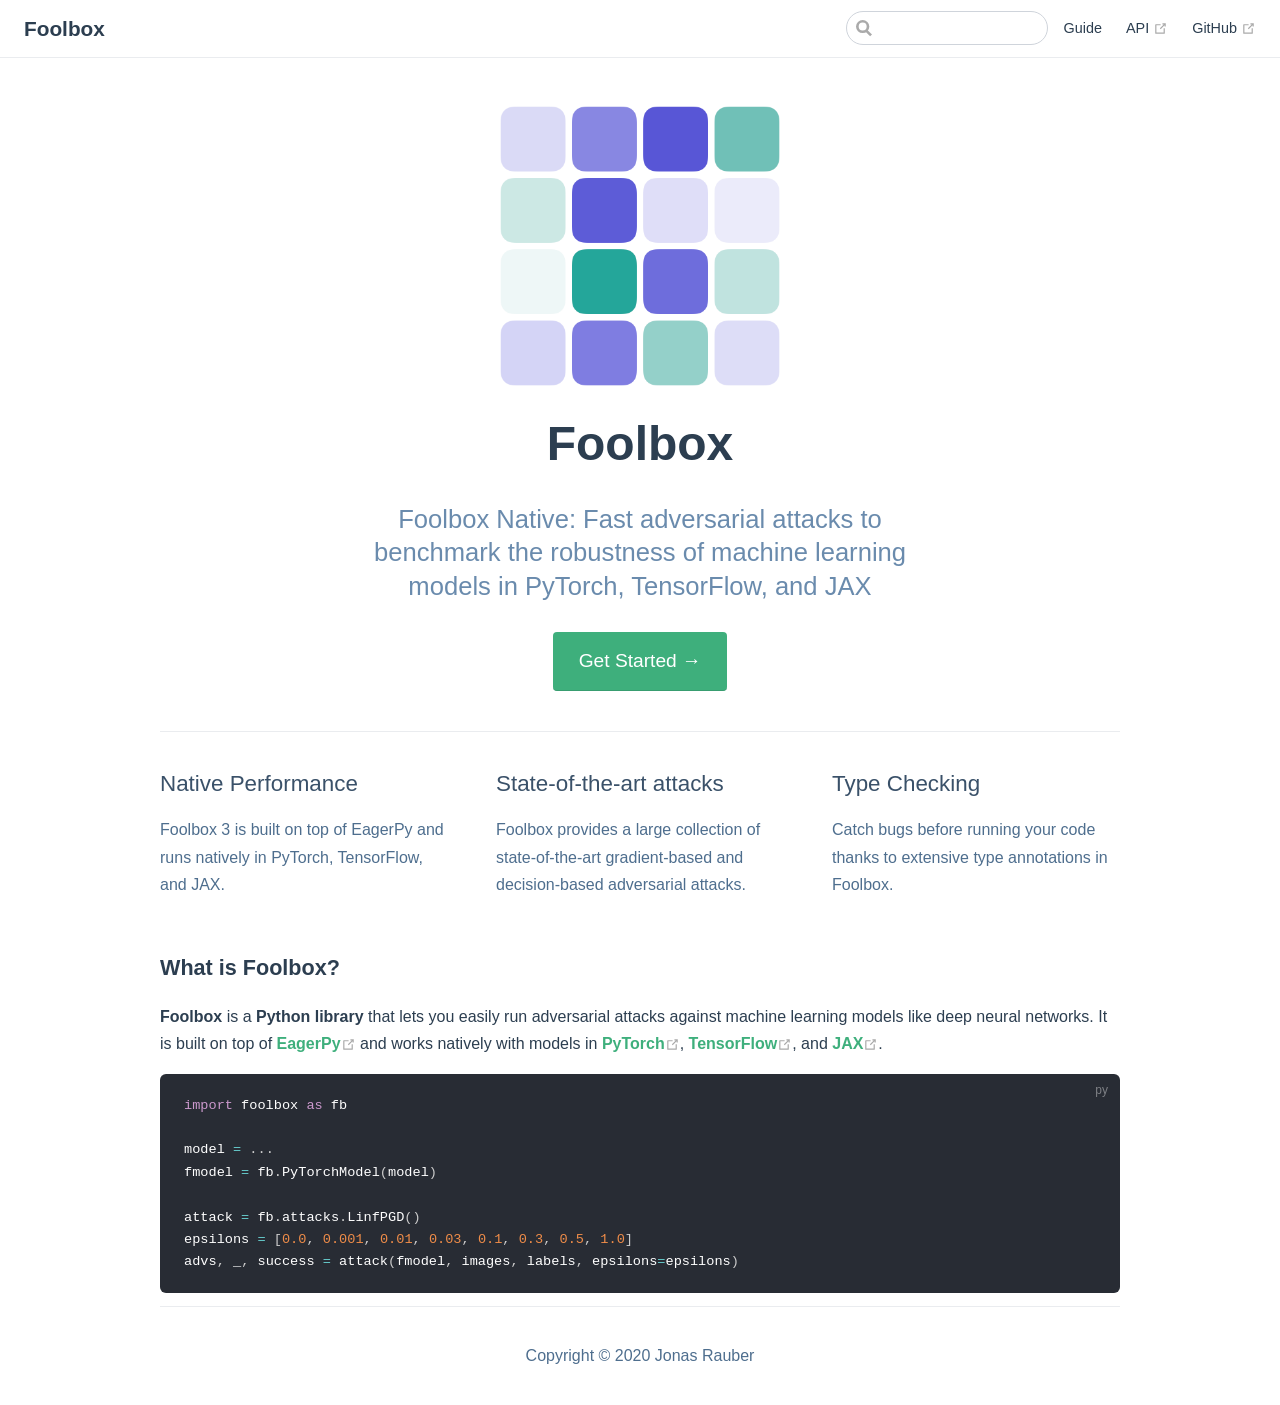
<file: index.html>
<!DOCTYPE html>
<html lang="en-US">
  <head>
    <meta charset="utf-8">
    <meta name="viewport" content="width=device-width,initial-scale=1">
    <title>Foolbox</title>
    <meta name="generator" content="VuePress 1.5.4">
    
    <meta name="description" content="A Python toolbox to create adversarial examples that fool neural networks in PyTorch, TensorFlow, and JAX">
    <link rel="preload" href="/assets/css/0.styles.d7d4b9a3.css" as="style"><link rel="preload" href="/assets/js/app.8616e2fd.js" as="script"><link rel="preload" href="/assets/js/2.ff8fd238.js" as="script"><link rel="preload" href="/assets/js/5.79ada2f3.js" as="script"><link rel="prefetch" href="/assets/js/10.41a20fec.js"><link rel="prefetch" href="/assets/js/3.6e3e6391.js"><link rel="prefetch" href="/assets/js/4.a37a637c.js"><link rel="prefetch" href="/assets/js/6.1bf34ae7.js"><link rel="prefetch" href="/assets/js/7.160b17f9.js"><link rel="prefetch" href="/assets/js/8.96b00dde.js"><link rel="prefetch" href="/assets/js/9.9b1a9af6.js">
    <link rel="stylesheet" href="/assets/css/0.styles.d7d4b9a3.css">
  </head>
  <body>
    <div id="app" data-server-rendered="true"><div class="theme-container no-sidebar"><header class="navbar"><div class="sidebar-button"><svg xmlns="http://www.w3.org/2000/svg" aria-hidden="true" role="img" viewBox="0 0 448 512" class="icon"><path fill="currentColor" d="M436 124H12c-6.627 0-12-5.373-12-12V80c0-6.627 5.373-12 12-12h424c6.627 0 12 5.373 12 12v32c0 6.627-5.373 12-12 12zm0 160H12c-6.627 0-12-5.373-12-12v-32c0-6.627 5.373-12 12-12h424c6.627 0 12 5.373 12 12v32c0 6.627-5.373 12-12 12zm0 160H12c-6.627 0-12-5.373-12-12v-32c0-6.627 5.373-12 12-12h424c6.627 0 12 5.373 12 12v32c0 6.627-5.373 12-12 12z"></path></svg></div> <a href="/" aria-current="page" class="home-link router-link-exact-active router-link-active"><!----> <span class="site-name">Foolbox</span></a> <div class="links"><div class="search-box"><input aria-label="Search" autocomplete="off" spellcheck="false" value=""> <!----></div> <nav class="nav-links can-hide"><div class="nav-item"><a href="/guide/" class="nav-link">
  Guide
</a></div><div class="nav-item"><a href="https://foolbox.readthedocs.io/en/stable/" target="_blank" rel="noopener noreferrer" class="nav-link external">
  API
  <svg xmlns="http://www.w3.org/2000/svg" aria-hidden="true" x="0px" y="0px" viewBox="0 0 100 100" width="15" height="15" class="icon outbound"><path fill="currentColor" d="M18.8,85.1h56l0,0c2.2,0,4-1.8,4-4v-32h-8v28h-48v-48h28v-8h-32l0,0c-2.2,0-4,1.8-4,4v56C14.8,83.3,16.6,85.1,18.8,85.1z"></path> <polygon fill="currentColor" points="45.7,48.7 51.3,54.3 77.2,28.5 77.2,37.2 85.2,37.2 85.2,14.9 62.8,14.9 62.8,22.9 71.5,22.9"></polygon></svg></a></div><div class="nav-item"><a href="https://github.com/bethgelab/foolbox" target="_blank" rel="noopener noreferrer" class="nav-link external">
  GitHub
  <svg xmlns="http://www.w3.org/2000/svg" aria-hidden="true" x="0px" y="0px" viewBox="0 0 100 100" width="15" height="15" class="icon outbound"><path fill="currentColor" d="M18.8,85.1h56l0,0c2.2,0,4-1.8,4-4v-32h-8v28h-48v-48h28v-8h-32l0,0c-2.2,0-4,1.8-4,4v56C14.8,83.3,16.6,85.1,18.8,85.1z"></path> <polygon fill="currentColor" points="45.7,48.7 51.3,54.3 77.2,28.5 77.2,37.2 85.2,37.2 85.2,14.9 62.8,14.9 62.8,22.9 71.5,22.9"></polygon></svg></a></div> <!----></nav></div></header> <div class="sidebar-mask"></div> <aside class="sidebar"><nav class="nav-links"><div class="nav-item"><a href="/guide/" class="nav-link">
  Guide
</a></div><div class="nav-item"><a href="https://foolbox.readthedocs.io/en/stable/" target="_blank" rel="noopener noreferrer" class="nav-link external">
  API
  <svg xmlns="http://www.w3.org/2000/svg" aria-hidden="true" x="0px" y="0px" viewBox="0 0 100 100" width="15" height="15" class="icon outbound"><path fill="currentColor" d="M18.8,85.1h56l0,0c2.2,0,4-1.8,4-4v-32h-8v28h-48v-48h28v-8h-32l0,0c-2.2,0-4,1.8-4,4v56C14.8,83.3,16.6,85.1,18.8,85.1z"></path> <polygon fill="currentColor" points="45.7,48.7 51.3,54.3 77.2,28.5 77.2,37.2 85.2,37.2 85.2,14.9 62.8,14.9 62.8,22.9 71.5,22.9"></polygon></svg></a></div><div class="nav-item"><a href="https://github.com/bethgelab/foolbox" target="_blank" rel="noopener noreferrer" class="nav-link external">
  GitHub
  <svg xmlns="http://www.w3.org/2000/svg" aria-hidden="true" x="0px" y="0px" viewBox="0 0 100 100" width="15" height="15" class="icon outbound"><path fill="currentColor" d="M18.8,85.1h56l0,0c2.2,0,4-1.8,4-4v-32h-8v28h-48v-48h28v-8h-32l0,0c-2.2,0-4,1.8-4,4v56C14.8,83.3,16.6,85.1,18.8,85.1z"></path> <polygon fill="currentColor" points="45.7,48.7 51.3,54.3 77.2,28.5 77.2,37.2 85.2,37.2 85.2,14.9 62.8,14.9 62.8,22.9 71.5,22.9"></polygon></svg></a></div> <!----></nav>  <ul class="sidebar-links"><li><section class="sidebar-group depth-0"><p class="sidebar-heading open"><span>Guide</span> <!----></p> <ul class="sidebar-links sidebar-group-items"><li><a href="/guide/" class="sidebar-link">Introduction</a></li><li><a href="/guide/getting-started.html" class="sidebar-link">Getting Started</a></li><li><a href="/guide/examples.html" class="sidebar-link">Examples</a></li><li><a href="/guide/development.html" class="sidebar-link">Development</a></li><li><a href="/guide/adding_attacks.html" class="sidebar-link">Adding Adversarial Attacks</a></li></ul></section></li></ul> </aside> <main aria-labelledby="main-title" class="home"><header class="hero"><img src="/logo.png" alt="hero"> <h1 id="main-title">
      Foolbox
    </h1> <p class="description">
      Foolbox Native: Fast adversarial attacks to benchmark the robustness of machine learning models in PyTorch, TensorFlow, and JAX
    </p> <p class="action"><a href="/guide/" class="nav-link action-button">
  Get Started →
</a></p></header> <div class="features"><div class="feature"><h2>Native Performance</h2> <p>Foolbox 3 is built on top of EagerPy and runs natively in PyTorch, TensorFlow, and JAX.</p></div><div class="feature"><h2>State-of-the-art attacks</h2> <p>Foolbox provides a large collection of state-of-the-art gradient-based and decision-based adversarial attacks.</p></div><div class="feature"><h2>Type Checking</h2> <p>Catch bugs before running your code thanks to extensive type annotations in Foolbox.</p></div></div> <div class="theme-default-content custom content__default"><h3 id="what-is-foolbox"><a href="#what-is-foolbox" class="header-anchor">#</a> What is Foolbox?</h3> <p><strong>Foolbox</strong> is a <strong>Python library</strong> that lets you easily run adversarial attacks against machine learning models like deep neural networks. It is built on top of <a href="https://eagerpy.jonasrauber.de" target="_blank" rel="noopener noreferrer"><strong>EagerPy</strong><svg xmlns="http://www.w3.org/2000/svg" aria-hidden="true" x="0px" y="0px" viewBox="0 0 100 100" width="15" height="15" class="icon outbound"><path fill="currentColor" d="M18.8,85.1h56l0,0c2.2,0,4-1.8,4-4v-32h-8v28h-48v-48h28v-8h-32l0,0c-2.2,0-4,1.8-4,4v56C14.8,83.3,16.6,85.1,18.8,85.1z"></path> <polygon fill="currentColor" points="45.7,48.7 51.3,54.3 77.2,28.5 77.2,37.2 85.2,37.2 85.2,14.9 62.8,14.9 62.8,22.9 71.5,22.9"></polygon></svg></a> and works natively with models in <a href="https://pytorch.org" target="_blank" rel="noopener noreferrer"><strong>PyTorch</strong><svg xmlns="http://www.w3.org/2000/svg" aria-hidden="true" x="0px" y="0px" viewBox="0 0 100 100" width="15" height="15" class="icon outbound"><path fill="currentColor" d="M18.8,85.1h56l0,0c2.2,0,4-1.8,4-4v-32h-8v28h-48v-48h28v-8h-32l0,0c-2.2,0-4,1.8-4,4v56C14.8,83.3,16.6,85.1,18.8,85.1z"></path> <polygon fill="currentColor" points="45.7,48.7 51.3,54.3 77.2,28.5 77.2,37.2 85.2,37.2 85.2,14.9 62.8,14.9 62.8,22.9 71.5,22.9"></polygon></svg></a>, <a href="https://www.tensorflow.org" target="_blank" rel="noopener noreferrer"><strong>TensorFlow</strong><svg xmlns="http://www.w3.org/2000/svg" aria-hidden="true" x="0px" y="0px" viewBox="0 0 100 100" width="15" height="15" class="icon outbound"><path fill="currentColor" d="M18.8,85.1h56l0,0c2.2,0,4-1.8,4-4v-32h-8v28h-48v-48h28v-8h-32l0,0c-2.2,0-4,1.8-4,4v56C14.8,83.3,16.6,85.1,18.8,85.1z"></path> <polygon fill="currentColor" points="45.7,48.7 51.3,54.3 77.2,28.5 77.2,37.2 85.2,37.2 85.2,14.9 62.8,14.9 62.8,22.9 71.5,22.9"></polygon></svg></a>, and <a href="https://github.com/google/jax" target="_blank" rel="noopener noreferrer"><strong>JAX</strong><svg xmlns="http://www.w3.org/2000/svg" aria-hidden="true" x="0px" y="0px" viewBox="0 0 100 100" width="15" height="15" class="icon outbound"><path fill="currentColor" d="M18.8,85.1h56l0,0c2.2,0,4-1.8,4-4v-32h-8v28h-48v-48h28v-8h-32l0,0c-2.2,0-4,1.8-4,4v56C14.8,83.3,16.6,85.1,18.8,85.1z"></path> <polygon fill="currentColor" points="45.7,48.7 51.3,54.3 77.2,28.5 77.2,37.2 85.2,37.2 85.2,14.9 62.8,14.9 62.8,22.9 71.5,22.9"></polygon></svg></a>.</p> <div class="language-python extra-class"><pre class="language-python"><code><span class="token keyword">import</span> foolbox <span class="token keyword">as</span> fb

model <span class="token operator">=</span> <span class="token punctuation">.</span><span class="token punctuation">.</span><span class="token punctuation">.</span>
fmodel <span class="token operator">=</span> fb<span class="token punctuation">.</span>PyTorchModel<span class="token punctuation">(</span>model<span class="token punctuation">)</span>

attack <span class="token operator">=</span> fb<span class="token punctuation">.</span>attacks<span class="token punctuation">.</span>LinfPGD<span class="token punctuation">(</span><span class="token punctuation">)</span>
epsilons <span class="token operator">=</span> <span class="token punctuation">[</span><span class="token number">0.0</span><span class="token punctuation">,</span> <span class="token number">0.001</span><span class="token punctuation">,</span> <span class="token number">0.01</span><span class="token punctuation">,</span> <span class="token number">0.03</span><span class="token punctuation">,</span> <span class="token number">0.1</span><span class="token punctuation">,</span> <span class="token number">0.3</span><span class="token punctuation">,</span> <span class="token number">0.5</span><span class="token punctuation">,</span> <span class="token number">1.0</span><span class="token punctuation">]</span>
advs<span class="token punctuation">,</span> _<span class="token punctuation">,</span> success <span class="token operator">=</span> attack<span class="token punctuation">(</span>fmodel<span class="token punctuation">,</span> images<span class="token punctuation">,</span> labels<span class="token punctuation">,</span> epsilons<span class="token operator">=</span>epsilons<span class="token punctuation">)</span>
</code></pre></div></div> <div class="footer">
    Copyright © 2020 Jonas Rauber
  </div></main></div><div class="global-ui"></div></div>
    <script src="/assets/js/app.8616e2fd.js" defer></script><script src="/assets/js/2.ff8fd238.js" defer></script><script src="/assets/js/5.79ada2f3.js" defer></script>
  </body>
</html>
</file>
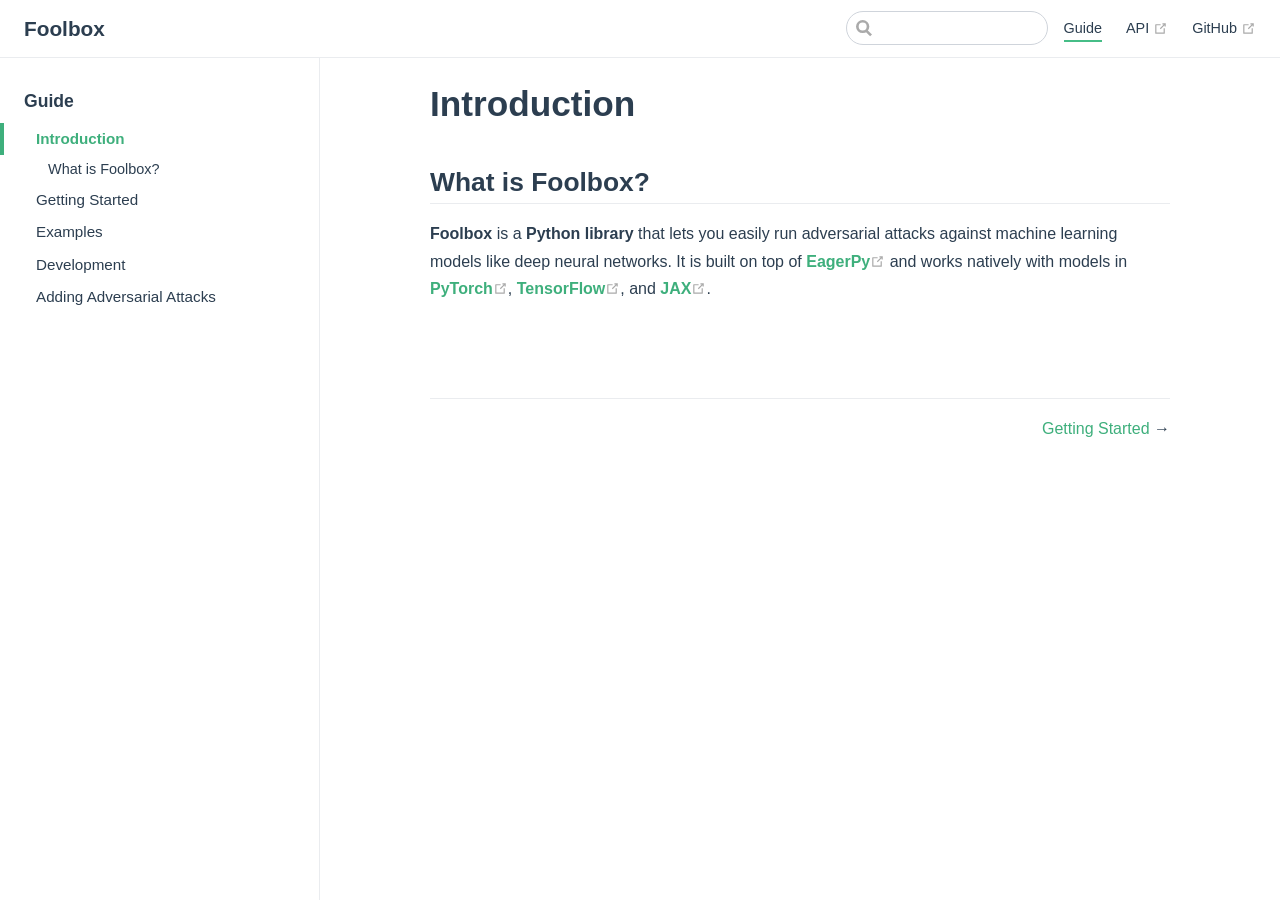
<file: guide/index.html>
<!DOCTYPE html>
<html lang="en-US">
  <head>
    <meta charset="utf-8">
    <meta name="viewport" content="width=device-width,initial-scale=1">
    <title>Introduction | Foolbox</title>
    <meta name="generator" content="VuePress 1.5.4">
    
    <meta name="description" content="A Python toolbox to create adversarial examples that fool neural networks in PyTorch, TensorFlow, and JAX">
    <link rel="preload" href="/assets/css/0.styles.d7d4b9a3.css" as="style"><link rel="preload" href="/assets/js/app.8616e2fd.js" as="script"><link rel="preload" href="/assets/js/2.ff8fd238.js" as="script"><link rel="preload" href="/assets/js/6.1bf34ae7.js" as="script"><link rel="prefetch" href="/assets/js/10.41a20fec.js"><link rel="prefetch" href="/assets/js/3.6e3e6391.js"><link rel="prefetch" href="/assets/js/4.a37a637c.js"><link rel="prefetch" href="/assets/js/5.79ada2f3.js"><link rel="prefetch" href="/assets/js/7.160b17f9.js"><link rel="prefetch" href="/assets/js/8.96b00dde.js"><link rel="prefetch" href="/assets/js/9.9b1a9af6.js">
    <link rel="stylesheet" href="/assets/css/0.styles.d7d4b9a3.css">
  </head>
  <body>
    <div id="app" data-server-rendered="true"><div class="theme-container"><header class="navbar"><div class="sidebar-button"><svg xmlns="http://www.w3.org/2000/svg" aria-hidden="true" role="img" viewBox="0 0 448 512" class="icon"><path fill="currentColor" d="M436 124H12c-6.627 0-12-5.373-12-12V80c0-6.627 5.373-12 12-12h424c6.627 0 12 5.373 12 12v32c0 6.627-5.373 12-12 12zm0 160H12c-6.627 0-12-5.373-12-12v-32c0-6.627 5.373-12 12-12h424c6.627 0 12 5.373 12 12v32c0 6.627-5.373 12-12 12zm0 160H12c-6.627 0-12-5.373-12-12v-32c0-6.627 5.373-12 12-12h424c6.627 0 12 5.373 12 12v32c0 6.627-5.373 12-12 12z"></path></svg></div> <a href="/" class="home-link router-link-active"><!----> <span class="site-name">Foolbox</span></a> <div class="links"><div class="search-box"><input aria-label="Search" autocomplete="off" spellcheck="false" value=""> <!----></div> <nav class="nav-links can-hide"><div class="nav-item"><a href="/guide/" aria-current="page" class="nav-link router-link-exact-active router-link-active">
  Guide
</a></div><div class="nav-item"><a href="https://foolbox.readthedocs.io/en/stable/" target="_blank" rel="noopener noreferrer" class="nav-link external">
  API
  <svg xmlns="http://www.w3.org/2000/svg" aria-hidden="true" x="0px" y="0px" viewBox="0 0 100 100" width="15" height="15" class="icon outbound"><path fill="currentColor" d="M18.8,85.1h56l0,0c2.2,0,4-1.8,4-4v-32h-8v28h-48v-48h28v-8h-32l0,0c-2.2,0-4,1.8-4,4v56C14.8,83.3,16.6,85.1,18.8,85.1z"></path> <polygon fill="currentColor" points="45.7,48.7 51.3,54.3 77.2,28.5 77.2,37.2 85.2,37.2 85.2,14.9 62.8,14.9 62.8,22.9 71.5,22.9"></polygon></svg></a></div><div class="nav-item"><a href="https://github.com/bethgelab/foolbox" target="_blank" rel="noopener noreferrer" class="nav-link external">
  GitHub
  <svg xmlns="http://www.w3.org/2000/svg" aria-hidden="true" x="0px" y="0px" viewBox="0 0 100 100" width="15" height="15" class="icon outbound"><path fill="currentColor" d="M18.8,85.1h56l0,0c2.2,0,4-1.8,4-4v-32h-8v28h-48v-48h28v-8h-32l0,0c-2.2,0-4,1.8-4,4v56C14.8,83.3,16.6,85.1,18.8,85.1z"></path> <polygon fill="currentColor" points="45.7,48.7 51.3,54.3 77.2,28.5 77.2,37.2 85.2,37.2 85.2,14.9 62.8,14.9 62.8,22.9 71.5,22.9"></polygon></svg></a></div> <!----></nav></div></header> <div class="sidebar-mask"></div> <aside class="sidebar"><nav class="nav-links"><div class="nav-item"><a href="/guide/" aria-current="page" class="nav-link router-link-exact-active router-link-active">
  Guide
</a></div><div class="nav-item"><a href="https://foolbox.readthedocs.io/en/stable/" target="_blank" rel="noopener noreferrer" class="nav-link external">
  API
  <svg xmlns="http://www.w3.org/2000/svg" aria-hidden="true" x="0px" y="0px" viewBox="0 0 100 100" width="15" height="15" class="icon outbound"><path fill="currentColor" d="M18.8,85.1h56l0,0c2.2,0,4-1.8,4-4v-32h-8v28h-48v-48h28v-8h-32l0,0c-2.2,0-4,1.8-4,4v56C14.8,83.3,16.6,85.1,18.8,85.1z"></path> <polygon fill="currentColor" points="45.7,48.7 51.3,54.3 77.2,28.5 77.2,37.2 85.2,37.2 85.2,14.9 62.8,14.9 62.8,22.9 71.5,22.9"></polygon></svg></a></div><div class="nav-item"><a href="https://github.com/bethgelab/foolbox" target="_blank" rel="noopener noreferrer" class="nav-link external">
  GitHub
  <svg xmlns="http://www.w3.org/2000/svg" aria-hidden="true" x="0px" y="0px" viewBox="0 0 100 100" width="15" height="15" class="icon outbound"><path fill="currentColor" d="M18.8,85.1h56l0,0c2.2,0,4-1.8,4-4v-32h-8v28h-48v-48h28v-8h-32l0,0c-2.2,0-4,1.8-4,4v56C14.8,83.3,16.6,85.1,18.8,85.1z"></path> <polygon fill="currentColor" points="45.7,48.7 51.3,54.3 77.2,28.5 77.2,37.2 85.2,37.2 85.2,14.9 62.8,14.9 62.8,22.9 71.5,22.9"></polygon></svg></a></div> <!----></nav>  <ul class="sidebar-links"><li><section class="sidebar-group depth-0"><p class="sidebar-heading open"><span>Guide</span> <!----></p> <ul class="sidebar-links sidebar-group-items"><li><a href="/guide/" aria-current="page" class="active sidebar-link">Introduction</a><ul class="sidebar-sub-headers"><li class="sidebar-sub-header"><a href="/guide/#what-is-foolbox" class="sidebar-link">What is Foolbox?</a></li></ul></li><li><a href="/guide/getting-started.html" class="sidebar-link">Getting Started</a></li><li><a href="/guide/examples.html" class="sidebar-link">Examples</a></li><li><a href="/guide/development.html" class="sidebar-link">Development</a></li><li><a href="/guide/adding_attacks.html" class="sidebar-link">Adding Adversarial Attacks</a></li></ul></section></li></ul> </aside> <main class="page"> <div class="theme-default-content content__default"><h1 id="introduction"><a href="#introduction" class="header-anchor">#</a> Introduction</h1> <h2 id="what-is-foolbox"><a href="#what-is-foolbox" class="header-anchor">#</a> What is Foolbox?</h2> <p><strong>Foolbox</strong> is a <strong>Python library</strong> that lets you easily run adversarial attacks against machine learning models like deep neural networks. It is built on top of <a href="https://eagerpy.jonasrauber.de" target="_blank" rel="noopener noreferrer"><strong>EagerPy</strong><svg xmlns="http://www.w3.org/2000/svg" aria-hidden="true" x="0px" y="0px" viewBox="0 0 100 100" width="15" height="15" class="icon outbound"><path fill="currentColor" d="M18.8,85.1h56l0,0c2.2,0,4-1.8,4-4v-32h-8v28h-48v-48h28v-8h-32l0,0c-2.2,0-4,1.8-4,4v56C14.8,83.3,16.6,85.1,18.8,85.1z"></path> <polygon fill="currentColor" points="45.7,48.7 51.3,54.3 77.2,28.5 77.2,37.2 85.2,37.2 85.2,14.9 62.8,14.9 62.8,22.9 71.5,22.9"></polygon></svg></a> and works natively with models in <a href="https://pytorch.org" target="_blank" rel="noopener noreferrer"><strong>PyTorch</strong><svg xmlns="http://www.w3.org/2000/svg" aria-hidden="true" x="0px" y="0px" viewBox="0 0 100 100" width="15" height="15" class="icon outbound"><path fill="currentColor" d="M18.8,85.1h56l0,0c2.2,0,4-1.8,4-4v-32h-8v28h-48v-48h28v-8h-32l0,0c-2.2,0-4,1.8-4,4v56C14.8,83.3,16.6,85.1,18.8,85.1z"></path> <polygon fill="currentColor" points="45.7,48.7 51.3,54.3 77.2,28.5 77.2,37.2 85.2,37.2 85.2,14.9 62.8,14.9 62.8,22.9 71.5,22.9"></polygon></svg></a>, <a href="https://www.tensorflow.org" target="_blank" rel="noopener noreferrer"><strong>TensorFlow</strong><svg xmlns="http://www.w3.org/2000/svg" aria-hidden="true" x="0px" y="0px" viewBox="0 0 100 100" width="15" height="15" class="icon outbound"><path fill="currentColor" d="M18.8,85.1h56l0,0c2.2,0,4-1.8,4-4v-32h-8v28h-48v-48h28v-8h-32l0,0c-2.2,0-4,1.8-4,4v56C14.8,83.3,16.6,85.1,18.8,85.1z"></path> <polygon fill="currentColor" points="45.7,48.7 51.3,54.3 77.2,28.5 77.2,37.2 85.2,37.2 85.2,14.9 62.8,14.9 62.8,22.9 71.5,22.9"></polygon></svg></a>, and <a href="https://github.com/google/jax" target="_blank" rel="noopener noreferrer"><strong>JAX</strong><svg xmlns="http://www.w3.org/2000/svg" aria-hidden="true" x="0px" y="0px" viewBox="0 0 100 100" width="15" height="15" class="icon outbound"><path fill="currentColor" d="M18.8,85.1h56l0,0c2.2,0,4-1.8,4-4v-32h-8v28h-48v-48h28v-8h-32l0,0c-2.2,0-4,1.8-4,4v56C14.8,83.3,16.6,85.1,18.8,85.1z"></path> <polygon fill="currentColor" points="45.7,48.7 51.3,54.3 77.2,28.5 77.2,37.2 85.2,37.2 85.2,14.9 62.8,14.9 62.8,22.9 71.5,22.9"></polygon></svg></a>.</p></div> <footer class="page-edit"><!----> <!----></footer> <div class="page-nav"><p class="inner"><!----> <span class="next"><a href="/guide/getting-started.html">
        Getting Started
      </a>
      →
    </span></p></div> </main></div><div class="global-ui"></div></div>
    <script src="/assets/js/app.8616e2fd.js" defer></script><script src="/assets/js/2.ff8fd238.js" defer></script><script src="/assets/js/6.1bf34ae7.js" defer></script>
  </body>
</html>
</file>
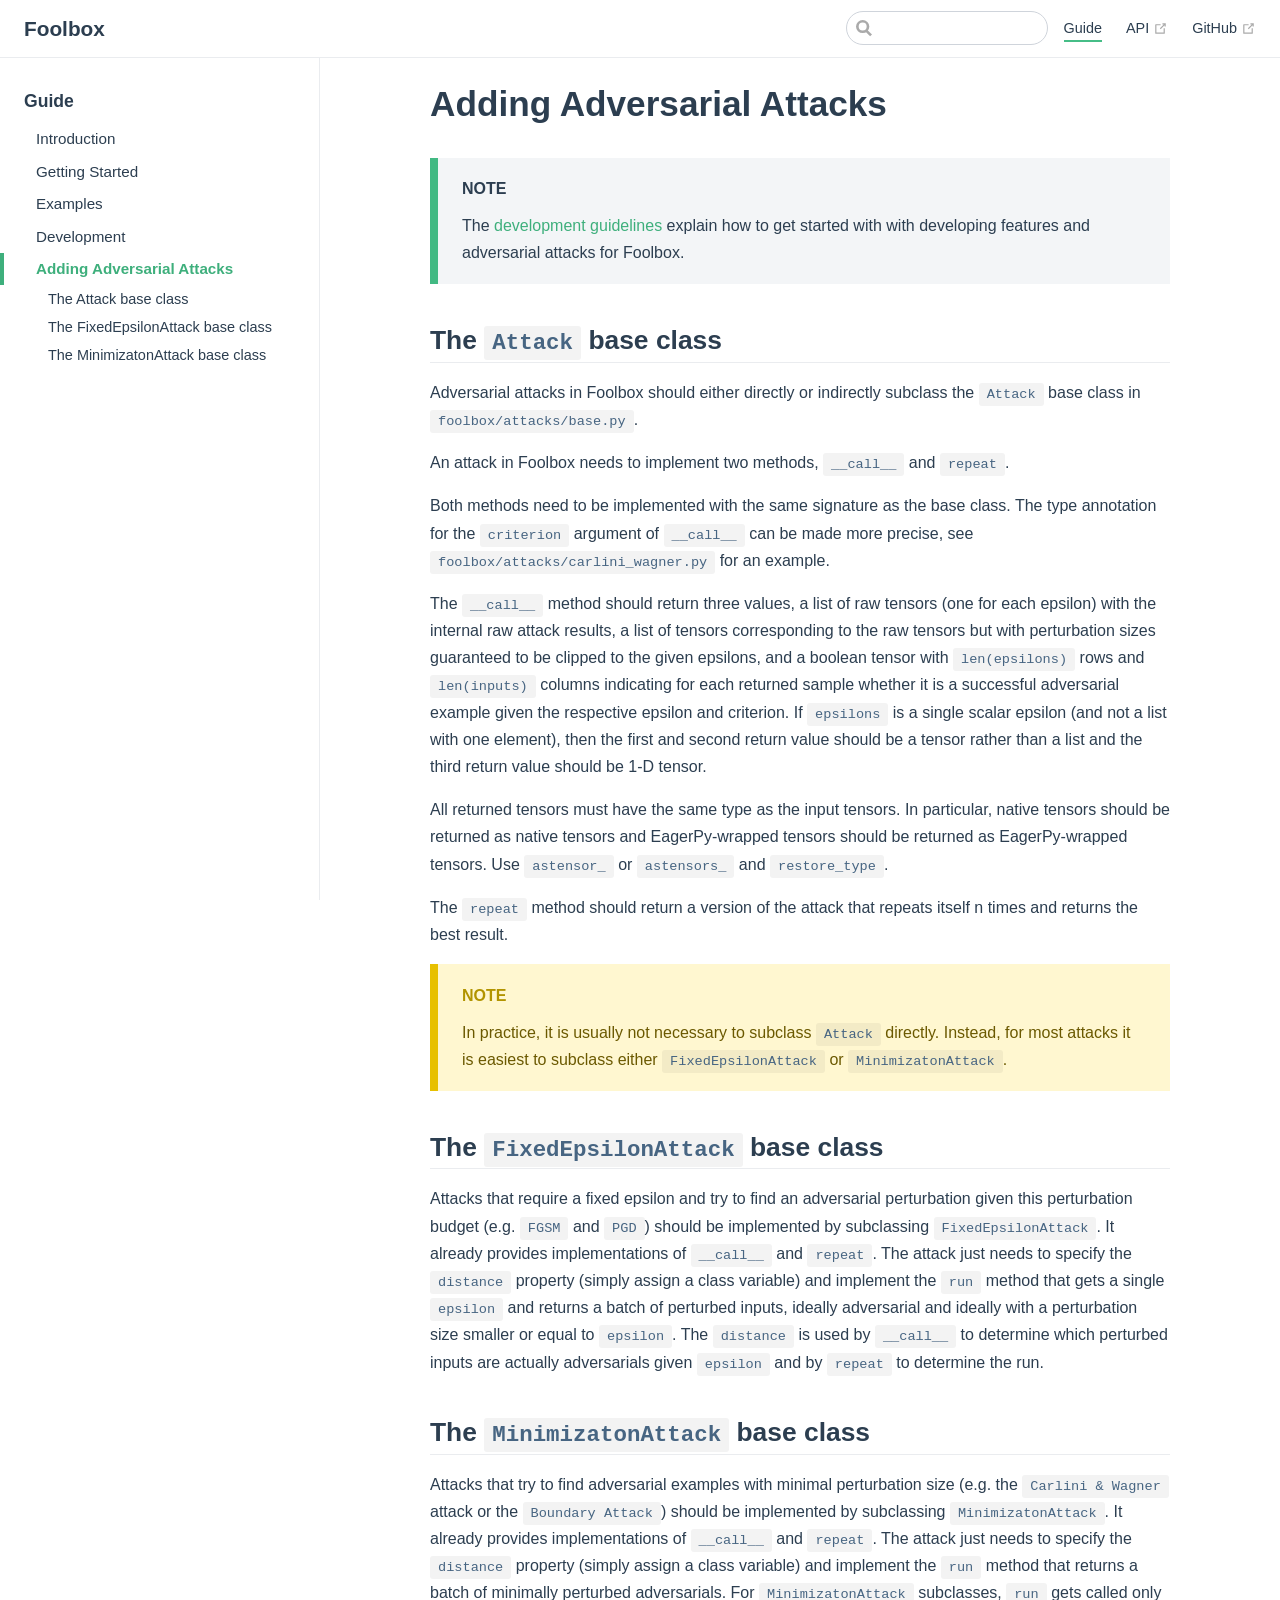
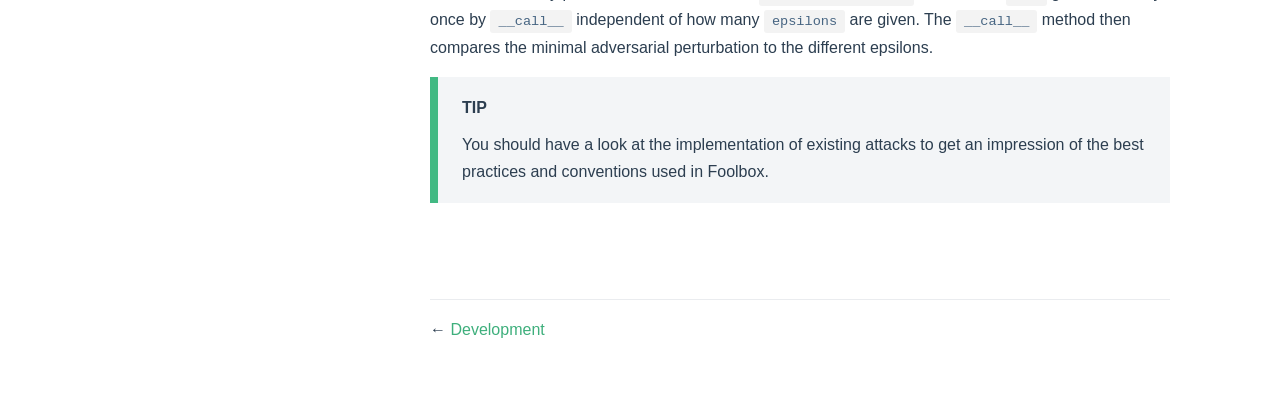
<file: guide/adding_attacks.html>
<!DOCTYPE html>
<html lang="en-US">
  <head>
    <meta charset="utf-8">
    <meta name="viewport" content="width=device-width,initial-scale=1">
    <title>Adding Adversarial Attacks | Foolbox</title>
    <meta name="generator" content="VuePress 1.5.4">
    
    <meta name="description" content="A Python toolbox to create adversarial examples that fool neural networks in PyTorch, TensorFlow, and JAX">
    <link rel="preload" href="/assets/css/0.styles.d7d4b9a3.css" as="style"><link rel="preload" href="/assets/js/app.8616e2fd.js" as="script"><link rel="preload" href="/assets/js/2.ff8fd238.js" as="script"><link rel="preload" href="/assets/js/7.160b17f9.js" as="script"><link rel="prefetch" href="/assets/js/10.41a20fec.js"><link rel="prefetch" href="/assets/js/3.6e3e6391.js"><link rel="prefetch" href="/assets/js/4.a37a637c.js"><link rel="prefetch" href="/assets/js/5.79ada2f3.js"><link rel="prefetch" href="/assets/js/6.1bf34ae7.js"><link rel="prefetch" href="/assets/js/8.96b00dde.js"><link rel="prefetch" href="/assets/js/9.9b1a9af6.js">
    <link rel="stylesheet" href="/assets/css/0.styles.d7d4b9a3.css">
  </head>
  <body>
    <div id="app" data-server-rendered="true"><div class="theme-container"><header class="navbar"><div class="sidebar-button"><svg xmlns="http://www.w3.org/2000/svg" aria-hidden="true" role="img" viewBox="0 0 448 512" class="icon"><path fill="currentColor" d="M436 124H12c-6.627 0-12-5.373-12-12V80c0-6.627 5.373-12 12-12h424c6.627 0 12 5.373 12 12v32c0 6.627-5.373 12-12 12zm0 160H12c-6.627 0-12-5.373-12-12v-32c0-6.627 5.373-12 12-12h424c6.627 0 12 5.373 12 12v32c0 6.627-5.373 12-12 12zm0 160H12c-6.627 0-12-5.373-12-12v-32c0-6.627 5.373-12 12-12h424c6.627 0 12 5.373 12 12v32c0 6.627-5.373 12-12 12z"></path></svg></div> <a href="/" class="home-link router-link-active"><!----> <span class="site-name">Foolbox</span></a> <div class="links"><div class="search-box"><input aria-label="Search" autocomplete="off" spellcheck="false" value=""> <!----></div> <nav class="nav-links can-hide"><div class="nav-item"><a href="/guide/" class="nav-link router-link-active">
  Guide
</a></div><div class="nav-item"><a href="https://foolbox.readthedocs.io/en/stable/" target="_blank" rel="noopener noreferrer" class="nav-link external">
  API
  <svg xmlns="http://www.w3.org/2000/svg" aria-hidden="true" x="0px" y="0px" viewBox="0 0 100 100" width="15" height="15" class="icon outbound"><path fill="currentColor" d="M18.8,85.1h56l0,0c2.2,0,4-1.8,4-4v-32h-8v28h-48v-48h28v-8h-32l0,0c-2.2,0-4,1.8-4,4v56C14.8,83.3,16.6,85.1,18.8,85.1z"></path> <polygon fill="currentColor" points="45.7,48.7 51.3,54.3 77.2,28.5 77.2,37.2 85.2,37.2 85.2,14.9 62.8,14.9 62.8,22.9 71.5,22.9"></polygon></svg></a></div><div class="nav-item"><a href="https://github.com/bethgelab/foolbox" target="_blank" rel="noopener noreferrer" class="nav-link external">
  GitHub
  <svg xmlns="http://www.w3.org/2000/svg" aria-hidden="true" x="0px" y="0px" viewBox="0 0 100 100" width="15" height="15" class="icon outbound"><path fill="currentColor" d="M18.8,85.1h56l0,0c2.2,0,4-1.8,4-4v-32h-8v28h-48v-48h28v-8h-32l0,0c-2.2,0-4,1.8-4,4v56C14.8,83.3,16.6,85.1,18.8,85.1z"></path> <polygon fill="currentColor" points="45.7,48.7 51.3,54.3 77.2,28.5 77.2,37.2 85.2,37.2 85.2,14.9 62.8,14.9 62.8,22.9 71.5,22.9"></polygon></svg></a></div> <!----></nav></div></header> <div class="sidebar-mask"></div> <aside class="sidebar"><nav class="nav-links"><div class="nav-item"><a href="/guide/" class="nav-link router-link-active">
  Guide
</a></div><div class="nav-item"><a href="https://foolbox.readthedocs.io/en/stable/" target="_blank" rel="noopener noreferrer" class="nav-link external">
  API
  <svg xmlns="http://www.w3.org/2000/svg" aria-hidden="true" x="0px" y="0px" viewBox="0 0 100 100" width="15" height="15" class="icon outbound"><path fill="currentColor" d="M18.8,85.1h56l0,0c2.2,0,4-1.8,4-4v-32h-8v28h-48v-48h28v-8h-32l0,0c-2.2,0-4,1.8-4,4v56C14.8,83.3,16.6,85.1,18.8,85.1z"></path> <polygon fill="currentColor" points="45.7,48.7 51.3,54.3 77.2,28.5 77.2,37.2 85.2,37.2 85.2,14.9 62.8,14.9 62.8,22.9 71.5,22.9"></polygon></svg></a></div><div class="nav-item"><a href="https://github.com/bethgelab/foolbox" target="_blank" rel="noopener noreferrer" class="nav-link external">
  GitHub
  <svg xmlns="http://www.w3.org/2000/svg" aria-hidden="true" x="0px" y="0px" viewBox="0 0 100 100" width="15" height="15" class="icon outbound"><path fill="currentColor" d="M18.8,85.1h56l0,0c2.2,0,4-1.8,4-4v-32h-8v28h-48v-48h28v-8h-32l0,0c-2.2,0-4,1.8-4,4v56C14.8,83.3,16.6,85.1,18.8,85.1z"></path> <polygon fill="currentColor" points="45.7,48.7 51.3,54.3 77.2,28.5 77.2,37.2 85.2,37.2 85.2,14.9 62.8,14.9 62.8,22.9 71.5,22.9"></polygon></svg></a></div> <!----></nav>  <ul class="sidebar-links"><li><section class="sidebar-group depth-0"><p class="sidebar-heading open"><span>Guide</span> <!----></p> <ul class="sidebar-links sidebar-group-items"><li><a href="/guide/" aria-current="page" class="sidebar-link">Introduction</a></li><li><a href="/guide/getting-started.html" class="sidebar-link">Getting Started</a></li><li><a href="/guide/examples.html" class="sidebar-link">Examples</a></li><li><a href="/guide/development.html" class="sidebar-link">Development</a></li><li><a href="/guide/adding_attacks.html" aria-current="page" class="active sidebar-link">Adding Adversarial Attacks</a><ul class="sidebar-sub-headers"><li class="sidebar-sub-header"><a href="/guide/adding_attacks.html#the-attack-base-class" class="sidebar-link">The Attack base class</a></li><li class="sidebar-sub-header"><a href="/guide/adding_attacks.html#the-fixedepsilonattack-base-class" class="sidebar-link">The FixedEpsilonAttack base class</a></li><li class="sidebar-sub-header"><a href="/guide/adding_attacks.html#the-minimizatonattack-base-class" class="sidebar-link">The MinimizatonAttack base class</a></li></ul></li></ul></section></li></ul> </aside> <main class="page"> <div class="theme-default-content content__default"><h1 id="adding-adversarial-attacks"><a href="#adding-adversarial-attacks" class="header-anchor">#</a> Adding Adversarial Attacks</h1> <div class="custom-block tip"><p class="custom-block-title">NOTE</p> <p>The <a href="./development">development guidelines</a> explain how to get started with
with developing features and adversarial attacks for Foolbox.</p></div> <h2 id="the-attack-base-class"><a href="#the-attack-base-class" class="header-anchor">#</a> The <code>Attack</code> base class</h2> <p>Adversarial attacks in Foolbox should either directly or indirectly subclass
the <code>Attack</code> base class in <code>foolbox/attacks/base.py</code>.</p> <p>An attack in Foolbox needs to implement two methods, <code>__call__</code> and <code>repeat</code>.</p> <p>Both methods need to be implemented with the same signature as the base class.
The type annotation for the <code>criterion</code> argument of <code>__call__</code> can be made
more precise, see <code>foolbox/attacks/carlini_wagner.py</code> for an example.</p> <p>The <code>__call__</code> method should return three values, a list of raw tensors (one
for each epsilon) with the internal raw attack results, a list of tensors
corresponding to the raw tensors but with perturbation sizes guaranteed to
be clipped to the given epsilons, and a boolean tensor with <code>len(epsilons)</code>
rows and <code>len(inputs)</code> columns indicating for each returned sample whether
it is a successful adversarial example given the respective epsilon and
criterion. If <code>epsilons</code> is a single scalar epsilon (and not a list with
one element), then the first and second return value should be a tensor
rather than a list and the third return value should be 1-D tensor.</p> <p>All returned tensors must have the same type as the input tensors. In
particular, native tensors should be returned as native tensors and
EagerPy-wrapped tensors should be returned as EagerPy-wrapped tensors.
Use <code>astensor_</code> or <code>astensors_</code> and <code>restore_type</code>.</p> <p>The <code>repeat</code> method should return a version of the attack that repeats itself
n times and returns the best result.</p> <div class="custom-block warning"><p class="custom-block-title">NOTE</p> <p>In practice, it is usually not necessary to subclass <code>Attack</code> directly.
Instead, for most attacks it is easiest to subclass either <code>FixedEpsilonAttack</code>
or <code>MinimizatonAttack</code>.</p></div> <h2 id="the-fixedepsilonattack-base-class"><a href="#the-fixedepsilonattack-base-class" class="header-anchor">#</a> The <code>FixedEpsilonAttack</code> base class</h2> <p>Attacks that require a fixed epsilon and try to find an adversarial
perturbation given this perturbation budget (e.g. <code>FGSM</code> and <code>PGD</code>) should
be implemented by subclassing <code>FixedEpsilonAttack</code>. It already provides
implementations of <code>__call__</code> and <code>repeat</code>. The attack just needs
to specify the <code>distance</code> property (simply assign a class variable) and
implement the <code>run</code> method that gets a single <code>epsilon</code> and returns a batch
of perturbed inputs, ideally adversarial and ideally with a perturbation
size smaller or equal to <code>epsilon</code>.
The <code>distance</code> is used by <code>__call__</code> to determine which perturbed inputs
are actually adversarials given <code>epsilon</code> and by <code>repeat</code> to determine the
run.</p> <h2 id="the-minimizatonattack-base-class"><a href="#the-minimizatonattack-base-class" class="header-anchor">#</a> The <code>MinimizatonAttack</code> base class</h2> <p>Attacks that try to find adversarial examples with minimal perturbation size
(e.g. the <code>Carlini &amp; Wagner</code> attack or the <code>Boundary Attack</code>) should
be implemented by subclassing <code>MinimizatonAttack</code>. It already provides
implementations of <code>__call__</code> and <code>repeat</code>. The attack just needs
to specify the <code>distance</code> property (simply assign a class variable) and
implement the <code>run</code> method that returns a batch of minimally perturbed
adversarials. For <code>MinimizatonAttack</code> subclasses, <code>run</code> gets called only once
by <code>__call__</code> independent of how many <code>epsilons</code> are given. The <code>__call__</code>
method then compares the minimal adversarial perturbation to the different
epsilons.</p> <div class="custom-block tip"><p class="custom-block-title">TIP</p> <p>You should have a look at the implementation of existing attacks
to get an impression of the best practices and conventions used in Foolbox.</p></div></div> <footer class="page-edit"><!----> <!----></footer> <div class="page-nav"><p class="inner"><span class="prev">
      ←
      <a href="/guide/development.html" class="prev">
        Development
      </a></span> <!----></p></div> </main></div><div class="global-ui"></div></div>
    <script src="/assets/js/app.8616e2fd.js" defer></script><script src="/assets/js/2.ff8fd238.js" defer></script><script src="/assets/js/7.160b17f9.js" defer></script>
  </body>
</html>
</file>
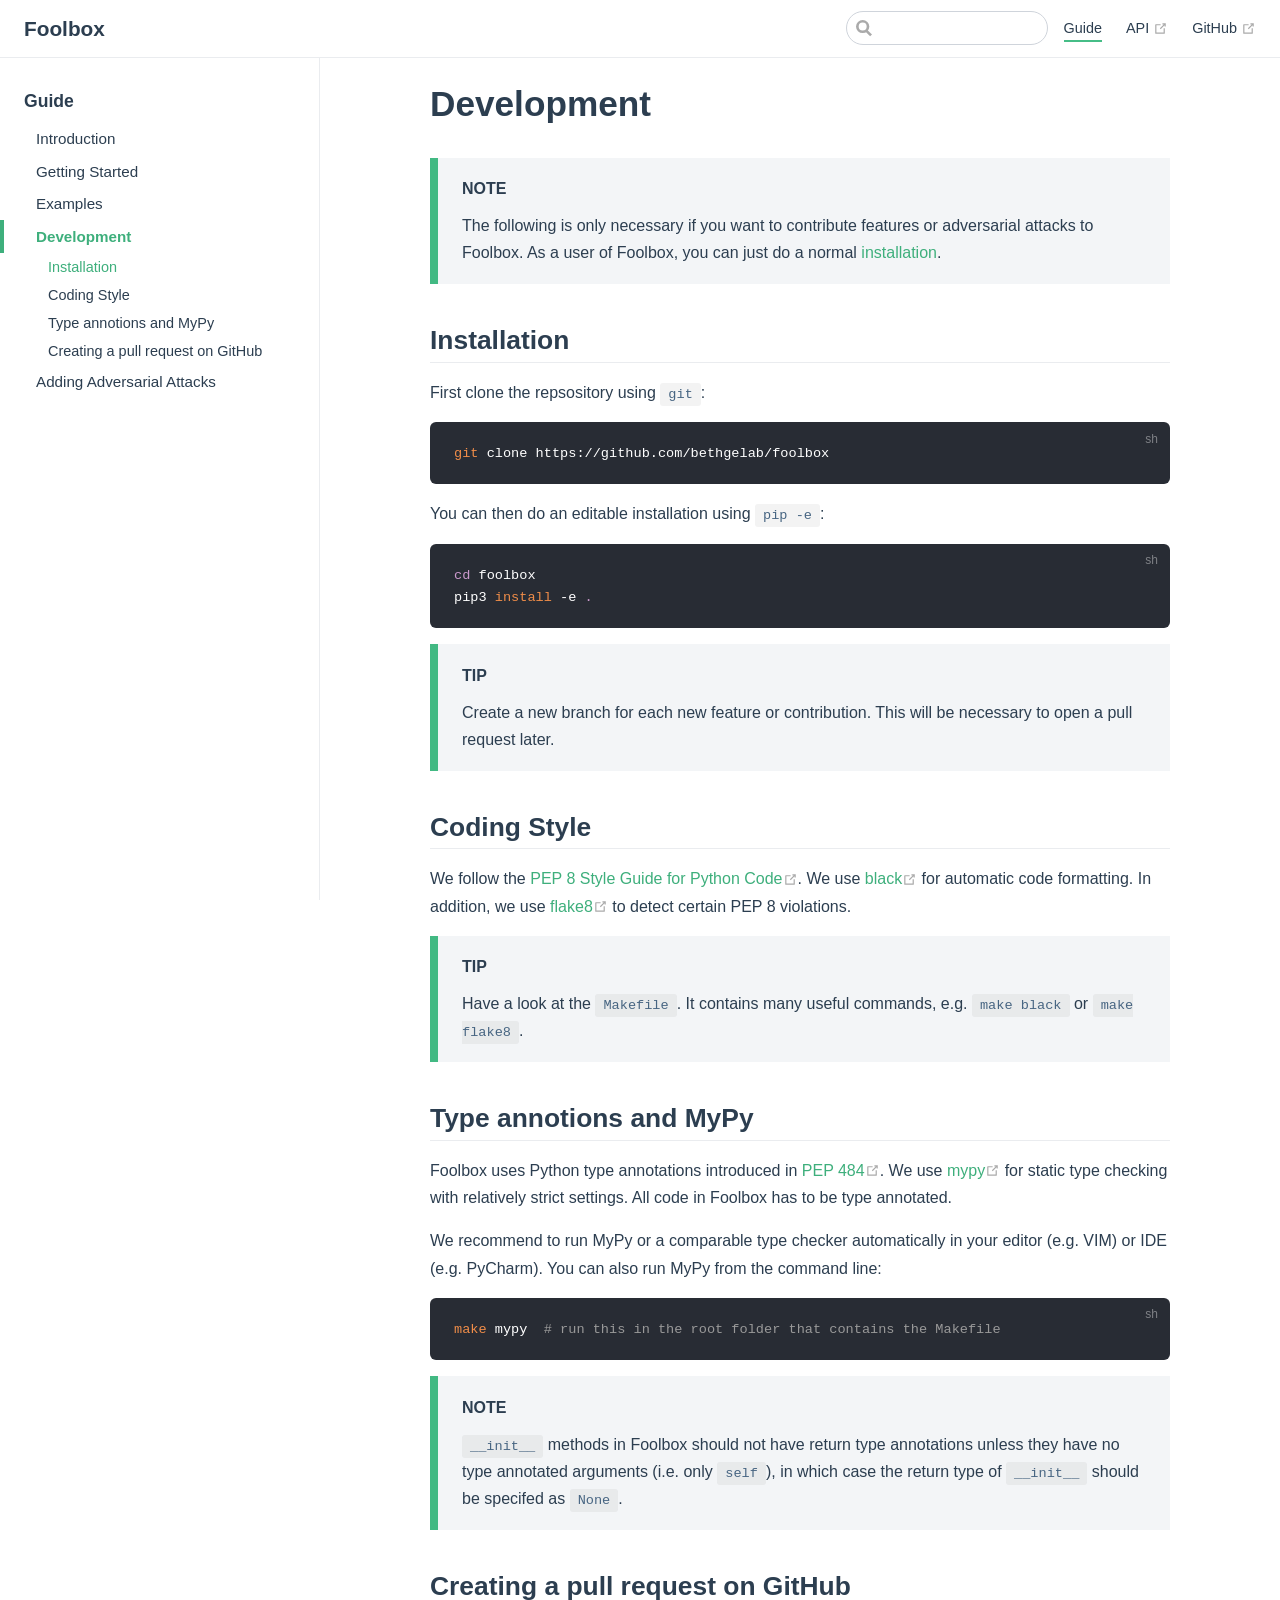
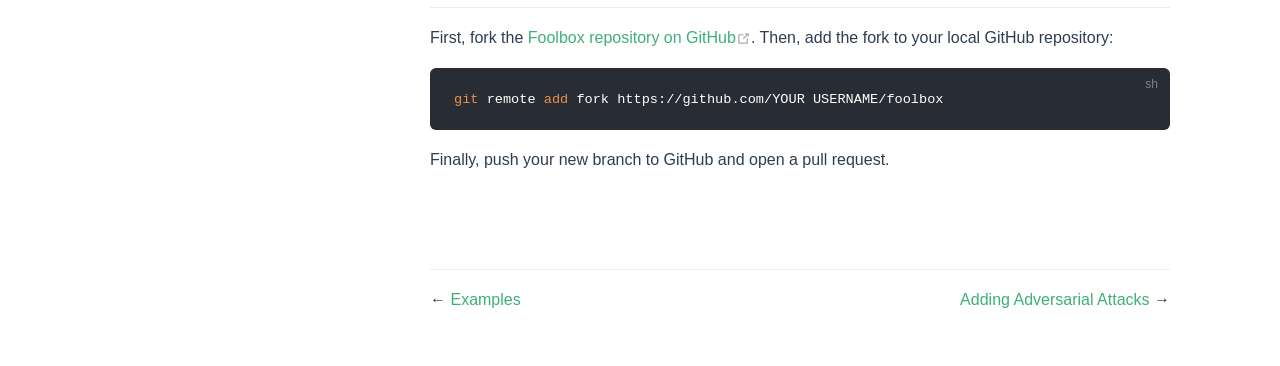
<file: guide/development.html>
<!DOCTYPE html>
<html lang="en-US">
  <head>
    <meta charset="utf-8">
    <meta name="viewport" content="width=device-width,initial-scale=1">
    <title>Development | Foolbox</title>
    <meta name="generator" content="VuePress 1.5.4">
    
    <meta name="description" content="A Python toolbox to create adversarial examples that fool neural networks in PyTorch, TensorFlow, and JAX">
    <link rel="preload" href="/assets/css/0.styles.d7d4b9a3.css" as="style"><link rel="preload" href="/assets/js/app.8616e2fd.js" as="script"><link rel="preload" href="/assets/js/2.ff8fd238.js" as="script"><link rel="preload" href="/assets/js/8.96b00dde.js" as="script"><link rel="prefetch" href="/assets/js/10.41a20fec.js"><link rel="prefetch" href="/assets/js/3.6e3e6391.js"><link rel="prefetch" href="/assets/js/4.a37a637c.js"><link rel="prefetch" href="/assets/js/5.79ada2f3.js"><link rel="prefetch" href="/assets/js/6.1bf34ae7.js"><link rel="prefetch" href="/assets/js/7.160b17f9.js"><link rel="prefetch" href="/assets/js/9.9b1a9af6.js">
    <link rel="stylesheet" href="/assets/css/0.styles.d7d4b9a3.css">
  </head>
  <body>
    <div id="app" data-server-rendered="true"><div class="theme-container"><header class="navbar"><div class="sidebar-button"><svg xmlns="http://www.w3.org/2000/svg" aria-hidden="true" role="img" viewBox="0 0 448 512" class="icon"><path fill="currentColor" d="M436 124H12c-6.627 0-12-5.373-12-12V80c0-6.627 5.373-12 12-12h424c6.627 0 12 5.373 12 12v32c0 6.627-5.373 12-12 12zm0 160H12c-6.627 0-12-5.373-12-12v-32c0-6.627 5.373-12 12-12h424c6.627 0 12 5.373 12 12v32c0 6.627-5.373 12-12 12zm0 160H12c-6.627 0-12-5.373-12-12v-32c0-6.627 5.373-12 12-12h424c6.627 0 12 5.373 12 12v32c0 6.627-5.373 12-12 12z"></path></svg></div> <a href="/" class="home-link router-link-active"><!----> <span class="site-name">Foolbox</span></a> <div class="links"><div class="search-box"><input aria-label="Search" autocomplete="off" spellcheck="false" value=""> <!----></div> <nav class="nav-links can-hide"><div class="nav-item"><a href="/guide/" class="nav-link router-link-active">
  Guide
</a></div><div class="nav-item"><a href="https://foolbox.readthedocs.io/en/stable/" target="_blank" rel="noopener noreferrer" class="nav-link external">
  API
  <svg xmlns="http://www.w3.org/2000/svg" aria-hidden="true" x="0px" y="0px" viewBox="0 0 100 100" width="15" height="15" class="icon outbound"><path fill="currentColor" d="M18.8,85.1h56l0,0c2.2,0,4-1.8,4-4v-32h-8v28h-48v-48h28v-8h-32l0,0c-2.2,0-4,1.8-4,4v56C14.8,83.3,16.6,85.1,18.8,85.1z"></path> <polygon fill="currentColor" points="45.7,48.7 51.3,54.3 77.2,28.5 77.2,37.2 85.2,37.2 85.2,14.9 62.8,14.9 62.8,22.9 71.5,22.9"></polygon></svg></a></div><div class="nav-item"><a href="https://github.com/bethgelab/foolbox" target="_blank" rel="noopener noreferrer" class="nav-link external">
  GitHub
  <svg xmlns="http://www.w3.org/2000/svg" aria-hidden="true" x="0px" y="0px" viewBox="0 0 100 100" width="15" height="15" class="icon outbound"><path fill="currentColor" d="M18.8,85.1h56l0,0c2.2,0,4-1.8,4-4v-32h-8v28h-48v-48h28v-8h-32l0,0c-2.2,0-4,1.8-4,4v56C14.8,83.3,16.6,85.1,18.8,85.1z"></path> <polygon fill="currentColor" points="45.7,48.7 51.3,54.3 77.2,28.5 77.2,37.2 85.2,37.2 85.2,14.9 62.8,14.9 62.8,22.9 71.5,22.9"></polygon></svg></a></div> <!----></nav></div></header> <div class="sidebar-mask"></div> <aside class="sidebar"><nav class="nav-links"><div class="nav-item"><a href="/guide/" class="nav-link router-link-active">
  Guide
</a></div><div class="nav-item"><a href="https://foolbox.readthedocs.io/en/stable/" target="_blank" rel="noopener noreferrer" class="nav-link external">
  API
  <svg xmlns="http://www.w3.org/2000/svg" aria-hidden="true" x="0px" y="0px" viewBox="0 0 100 100" width="15" height="15" class="icon outbound"><path fill="currentColor" d="M18.8,85.1h56l0,0c2.2,0,4-1.8,4-4v-32h-8v28h-48v-48h28v-8h-32l0,0c-2.2,0-4,1.8-4,4v56C14.8,83.3,16.6,85.1,18.8,85.1z"></path> <polygon fill="currentColor" points="45.7,48.7 51.3,54.3 77.2,28.5 77.2,37.2 85.2,37.2 85.2,14.9 62.8,14.9 62.8,22.9 71.5,22.9"></polygon></svg></a></div><div class="nav-item"><a href="https://github.com/bethgelab/foolbox" target="_blank" rel="noopener noreferrer" class="nav-link external">
  GitHub
  <svg xmlns="http://www.w3.org/2000/svg" aria-hidden="true" x="0px" y="0px" viewBox="0 0 100 100" width="15" height="15" class="icon outbound"><path fill="currentColor" d="M18.8,85.1h56l0,0c2.2,0,4-1.8,4-4v-32h-8v28h-48v-48h28v-8h-32l0,0c-2.2,0-4,1.8-4,4v56C14.8,83.3,16.6,85.1,18.8,85.1z"></path> <polygon fill="currentColor" points="45.7,48.7 51.3,54.3 77.2,28.5 77.2,37.2 85.2,37.2 85.2,14.9 62.8,14.9 62.8,22.9 71.5,22.9"></polygon></svg></a></div> <!----></nav>  <ul class="sidebar-links"><li><section class="sidebar-group depth-0"><p class="sidebar-heading open"><span>Guide</span> <!----></p> <ul class="sidebar-links sidebar-group-items"><li><a href="/guide/" aria-current="page" class="sidebar-link">Introduction</a></li><li><a href="/guide/getting-started.html" class="sidebar-link">Getting Started</a></li><li><a href="/guide/examples.html" class="sidebar-link">Examples</a></li><li><a href="/guide/development.html" aria-current="page" class="active sidebar-link">Development</a><ul class="sidebar-sub-headers"><li class="sidebar-sub-header"><a href="/guide/development.html#installation" class="sidebar-link">Installation</a></li><li class="sidebar-sub-header"><a href="/guide/development.html#coding-style" class="sidebar-link">Coding Style</a></li><li class="sidebar-sub-header"><a href="/guide/development.html#type-annotions-and-mypy" class="sidebar-link">Type annotions and MyPy</a></li><li class="sidebar-sub-header"><a href="/guide/development.html#creating-a-pull-request-on-github" class="sidebar-link">Creating a pull request on GitHub</a></li></ul></li><li><a href="/guide/adding_attacks.html" class="sidebar-link">Adding Adversarial Attacks</a></li></ul></section></li></ul> </aside> <main class="page"> <div class="theme-default-content content__default"><h1 id="development"><a href="#development" class="header-anchor">#</a> Development</h1> <div class="custom-block tip"><p class="custom-block-title">NOTE</p> <p>The following is only necessary if you want to contribute features or
adversarial attacks to Foolbox. As a user of Foolbox, you can just do a normal
<a href="./getting-started">installation</a>.</p></div> <h2 id="installation"><a href="#installation" class="header-anchor">#</a> Installation</h2> <p>First clone the repsository using <code>git</code>:</p> <div class="language-bash extra-class"><pre class="language-bash"><code><span class="token function">git</span> clone https://github.com/bethgelab/foolbox
</code></pre></div><p>You can then do an editable installation using <code>pip -e</code>:</p> <div class="language-bash extra-class"><pre class="language-bash"><code><span class="token builtin class-name">cd</span> foolbox
pip3 <span class="token function">install</span> -e <span class="token builtin class-name">.</span>
</code></pre></div><div class="custom-block tip"><p class="custom-block-title">TIP</p> <p>Create a new branch for each new feature or contribution.
This will be necessary to open a pull request later.</p></div> <h2 id="coding-style"><a href="#coding-style" class="header-anchor">#</a> Coding Style</h2> <p>We follow the <a href="https://www.python.org/dev/peps/pep-0008/" target="_blank" rel="noopener noreferrer">PEP 8 Style Guide for Python Code<svg xmlns="http://www.w3.org/2000/svg" aria-hidden="true" x="0px" y="0px" viewBox="0 0 100 100" width="15" height="15" class="icon outbound"><path fill="currentColor" d="M18.8,85.1h56l0,0c2.2,0,4-1.8,4-4v-32h-8v28h-48v-48h28v-8h-32l0,0c-2.2,0-4,1.8-4,4v56C14.8,83.3,16.6,85.1,18.8,85.1z"></path> <polygon fill="currentColor" points="45.7,48.7 51.3,54.3 77.2,28.5 77.2,37.2 85.2,37.2 85.2,14.9 62.8,14.9 62.8,22.9 71.5,22.9"></polygon></svg></a>.
We use <a href="https://github.com/psf/black" target="_blank" rel="noopener noreferrer">black<svg xmlns="http://www.w3.org/2000/svg" aria-hidden="true" x="0px" y="0px" viewBox="0 0 100 100" width="15" height="15" class="icon outbound"><path fill="currentColor" d="M18.8,85.1h56l0,0c2.2,0,4-1.8,4-4v-32h-8v28h-48v-48h28v-8h-32l0,0c-2.2,0-4,1.8-4,4v56C14.8,83.3,16.6,85.1,18.8,85.1z"></path> <polygon fill="currentColor" points="45.7,48.7 51.3,54.3 77.2,28.5 77.2,37.2 85.2,37.2 85.2,14.9 62.8,14.9 62.8,22.9 71.5,22.9"></polygon></svg></a> for automatic code formatting.
In addition, we use <a href="https://flake8.pycqa.org/en/latest/" target="_blank" rel="noopener noreferrer">flake8<svg xmlns="http://www.w3.org/2000/svg" aria-hidden="true" x="0px" y="0px" viewBox="0 0 100 100" width="15" height="15" class="icon outbound"><path fill="currentColor" d="M18.8,85.1h56l0,0c2.2,0,4-1.8,4-4v-32h-8v28h-48v-48h28v-8h-32l0,0c-2.2,0-4,1.8-4,4v56C14.8,83.3,16.6,85.1,18.8,85.1z"></path> <polygon fill="currentColor" points="45.7,48.7 51.3,54.3 77.2,28.5 77.2,37.2 85.2,37.2 85.2,14.9 62.8,14.9 62.8,22.9 71.5,22.9"></polygon></svg></a> to detect
certain PEP 8 violations.</p> <div class="custom-block tip"><p class="custom-block-title">TIP</p> <p>Have a look at the <code>Makefile</code>. It contains many useful commands, e.g. <code>make black</code> or <code>make flake8</code>.</p></div> <h2 id="type-annotions-and-mypy"><a href="#type-annotions-and-mypy" class="header-anchor">#</a> Type annotions and MyPy</h2> <p>Foolbox uses Python type annotations introduced in <a href="https://www.python.org/dev/peps/pep-0484/" target="_blank" rel="noopener noreferrer">PEP 484<svg xmlns="http://www.w3.org/2000/svg" aria-hidden="true" x="0px" y="0px" viewBox="0 0 100 100" width="15" height="15" class="icon outbound"><path fill="currentColor" d="M18.8,85.1h56l0,0c2.2,0,4-1.8,4-4v-32h-8v28h-48v-48h28v-8h-32l0,0c-2.2,0-4,1.8-4,4v56C14.8,83.3,16.6,85.1,18.8,85.1z"></path> <polygon fill="currentColor" points="45.7,48.7 51.3,54.3 77.2,28.5 77.2,37.2 85.2,37.2 85.2,14.9 62.8,14.9 62.8,22.9 71.5,22.9"></polygon></svg></a>.
We use <a href="http://mypy-lang.org" target="_blank" rel="noopener noreferrer">mypy<svg xmlns="http://www.w3.org/2000/svg" aria-hidden="true" x="0px" y="0px" viewBox="0 0 100 100" width="15" height="15" class="icon outbound"><path fill="currentColor" d="M18.8,85.1h56l0,0c2.2,0,4-1.8,4-4v-32h-8v28h-48v-48h28v-8h-32l0,0c-2.2,0-4,1.8-4,4v56C14.8,83.3,16.6,85.1,18.8,85.1z"></path> <polygon fill="currentColor" points="45.7,48.7 51.3,54.3 77.2,28.5 77.2,37.2 85.2,37.2 85.2,14.9 62.8,14.9 62.8,22.9 71.5,22.9"></polygon></svg></a> for static type checking with relatively
strict settings. All code in Foolbox has to be type annotated.</p> <p>We recommend to run MyPy or a comparable type checker automatically in your
editor (e.g. VIM) or IDE (e.g. PyCharm). You can also run MyPy from the
command line:</p> <div class="language-bash extra-class"><pre class="language-bash"><code><span class="token function">make</span> mypy  <span class="token comment"># run this in the root folder that contains the Makefile</span>
</code></pre></div><div class="custom-block tip"><p class="custom-block-title">NOTE</p> <p><code>__init__</code> methods in Foolbox should not have return type annotations unless
they have no type annotated arguments (i.e. only <code>self</code>), in which case
the return type of <code>__init__</code> should be specifed as <code>None</code>.</p></div> <h2 id="creating-a-pull-request-on-github"><a href="#creating-a-pull-request-on-github" class="header-anchor">#</a> Creating a pull request on GitHub</h2> <p>First, fork the <a href="https://github.com/bethgelab/foolbox" target="_blank" rel="noopener noreferrer">Foolbox repository on GitHub<svg xmlns="http://www.w3.org/2000/svg" aria-hidden="true" x="0px" y="0px" viewBox="0 0 100 100" width="15" height="15" class="icon outbound"><path fill="currentColor" d="M18.8,85.1h56l0,0c2.2,0,4-1.8,4-4v-32h-8v28h-48v-48h28v-8h-32l0,0c-2.2,0-4,1.8-4,4v56C14.8,83.3,16.6,85.1,18.8,85.1z"></path> <polygon fill="currentColor" points="45.7,48.7 51.3,54.3 77.2,28.5 77.2,37.2 85.2,37.2 85.2,14.9 62.8,14.9 62.8,22.9 71.5,22.9"></polygon></svg></a>.
Then, add the fork to your local GitHub repository:</p> <div class="language-bash extra-class"><pre class="language-bash"><code><span class="token function">git</span> remote <span class="token function">add</span> fork https://github.com/YOUR USERNAME/foolbox
</code></pre></div><p>Finally, push your new branch to GitHub and open a pull request.</p></div> <footer class="page-edit"><!----> <!----></footer> <div class="page-nav"><p class="inner"><span class="prev">
      ←
      <a href="/guide/examples.html" class="prev">
        Examples
      </a></span> <span class="next"><a href="/guide/adding_attacks.html">
        Adding Adversarial Attacks
      </a>
      →
    </span></p></div> </main></div><div class="global-ui"></div></div>
    <script src="/assets/js/app.8616e2fd.js" defer></script><script src="/assets/js/2.ff8fd238.js" defer></script><script src="/assets/js/8.96b00dde.js" defer></script>
  </body>
</html>
</file>
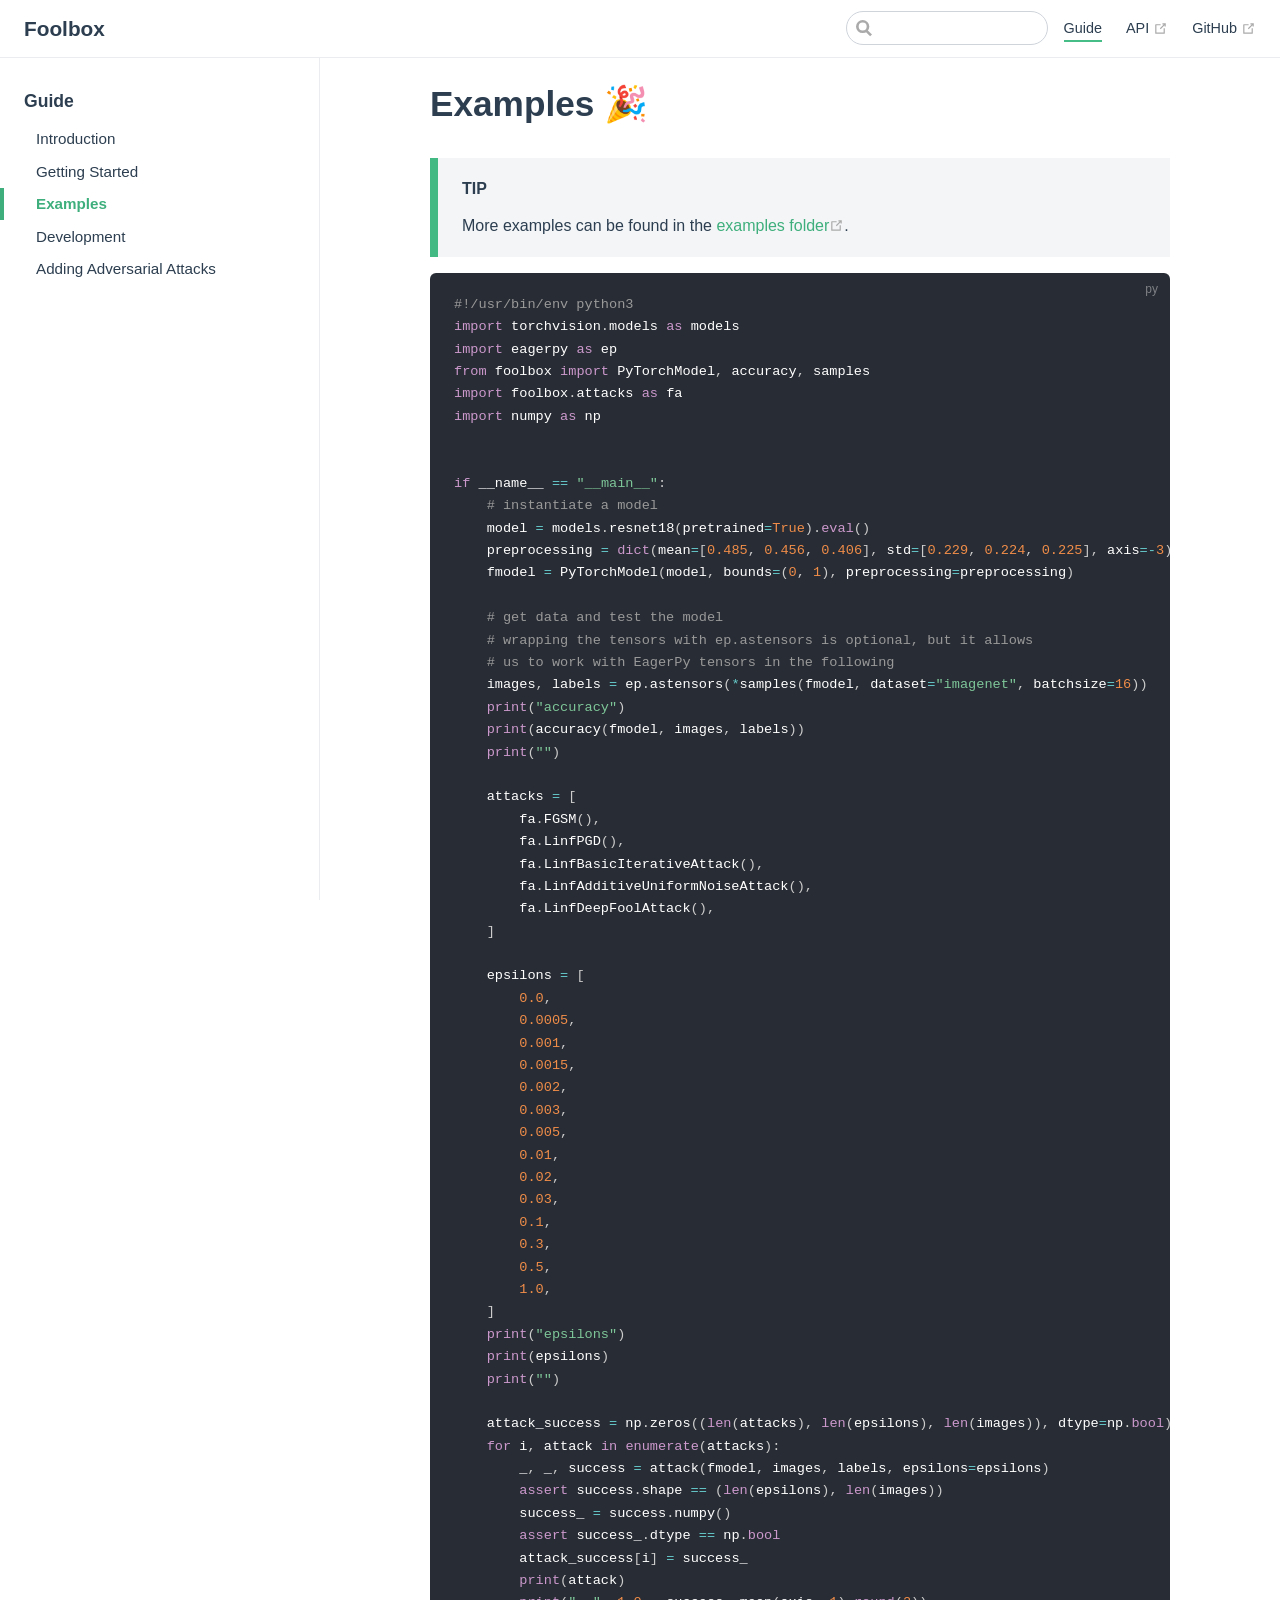
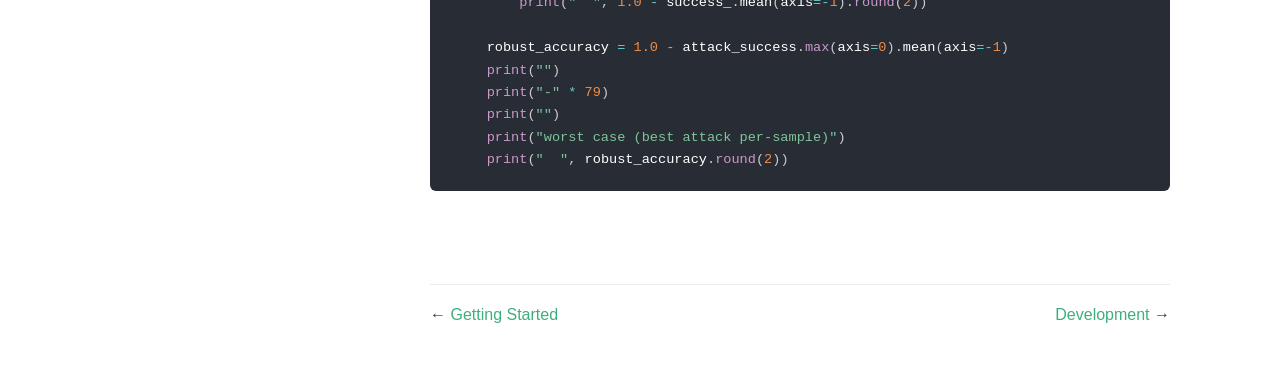
<file: guide/examples.html>
<!DOCTYPE html>
<html lang="en-US">
  <head>
    <meta charset="utf-8">
    <meta name="viewport" content="width=device-width,initial-scale=1">
    <title>Examples | Foolbox</title>
    <meta name="generator" content="VuePress 1.5.4">
    
    <meta name="description" content="A Python toolbox to create adversarial examples that fool neural networks in PyTorch, TensorFlow, and JAX">
    <link rel="preload" href="/assets/css/0.styles.d7d4b9a3.css" as="style"><link rel="preload" href="/assets/js/app.8616e2fd.js" as="script"><link rel="preload" href="/assets/js/2.ff8fd238.js" as="script"><link rel="preload" href="/assets/js/9.9b1a9af6.js" as="script"><link rel="prefetch" href="/assets/js/10.41a20fec.js"><link rel="prefetch" href="/assets/js/3.6e3e6391.js"><link rel="prefetch" href="/assets/js/4.a37a637c.js"><link rel="prefetch" href="/assets/js/5.79ada2f3.js"><link rel="prefetch" href="/assets/js/6.1bf34ae7.js"><link rel="prefetch" href="/assets/js/7.160b17f9.js"><link rel="prefetch" href="/assets/js/8.96b00dde.js">
    <link rel="stylesheet" href="/assets/css/0.styles.d7d4b9a3.css">
  </head>
  <body>
    <div id="app" data-server-rendered="true"><div class="theme-container"><header class="navbar"><div class="sidebar-button"><svg xmlns="http://www.w3.org/2000/svg" aria-hidden="true" role="img" viewBox="0 0 448 512" class="icon"><path fill="currentColor" d="M436 124H12c-6.627 0-12-5.373-12-12V80c0-6.627 5.373-12 12-12h424c6.627 0 12 5.373 12 12v32c0 6.627-5.373 12-12 12zm0 160H12c-6.627 0-12-5.373-12-12v-32c0-6.627 5.373-12 12-12h424c6.627 0 12 5.373 12 12v32c0 6.627-5.373 12-12 12zm0 160H12c-6.627 0-12-5.373-12-12v-32c0-6.627 5.373-12 12-12h424c6.627 0 12 5.373 12 12v32c0 6.627-5.373 12-12 12z"></path></svg></div> <a href="/" class="home-link router-link-active"><!----> <span class="site-name">Foolbox</span></a> <div class="links"><div class="search-box"><input aria-label="Search" autocomplete="off" spellcheck="false" value=""> <!----></div> <nav class="nav-links can-hide"><div class="nav-item"><a href="/guide/" class="nav-link router-link-active">
  Guide
</a></div><div class="nav-item"><a href="https://foolbox.readthedocs.io/en/stable/" target="_blank" rel="noopener noreferrer" class="nav-link external">
  API
  <svg xmlns="http://www.w3.org/2000/svg" aria-hidden="true" x="0px" y="0px" viewBox="0 0 100 100" width="15" height="15" class="icon outbound"><path fill="currentColor" d="M18.8,85.1h56l0,0c2.2,0,4-1.8,4-4v-32h-8v28h-48v-48h28v-8h-32l0,0c-2.2,0-4,1.8-4,4v56C14.8,83.3,16.6,85.1,18.8,85.1z"></path> <polygon fill="currentColor" points="45.7,48.7 51.3,54.3 77.2,28.5 77.2,37.2 85.2,37.2 85.2,14.9 62.8,14.9 62.8,22.9 71.5,22.9"></polygon></svg></a></div><div class="nav-item"><a href="https://github.com/bethgelab/foolbox" target="_blank" rel="noopener noreferrer" class="nav-link external">
  GitHub
  <svg xmlns="http://www.w3.org/2000/svg" aria-hidden="true" x="0px" y="0px" viewBox="0 0 100 100" width="15" height="15" class="icon outbound"><path fill="currentColor" d="M18.8,85.1h56l0,0c2.2,0,4-1.8,4-4v-32h-8v28h-48v-48h28v-8h-32l0,0c-2.2,0-4,1.8-4,4v56C14.8,83.3,16.6,85.1,18.8,85.1z"></path> <polygon fill="currentColor" points="45.7,48.7 51.3,54.3 77.2,28.5 77.2,37.2 85.2,37.2 85.2,14.9 62.8,14.9 62.8,22.9 71.5,22.9"></polygon></svg></a></div> <!----></nav></div></header> <div class="sidebar-mask"></div> <aside class="sidebar"><nav class="nav-links"><div class="nav-item"><a href="/guide/" class="nav-link router-link-active">
  Guide
</a></div><div class="nav-item"><a href="https://foolbox.readthedocs.io/en/stable/" target="_blank" rel="noopener noreferrer" class="nav-link external">
  API
  <svg xmlns="http://www.w3.org/2000/svg" aria-hidden="true" x="0px" y="0px" viewBox="0 0 100 100" width="15" height="15" class="icon outbound"><path fill="currentColor" d="M18.8,85.1h56l0,0c2.2,0,4-1.8,4-4v-32h-8v28h-48v-48h28v-8h-32l0,0c-2.2,0-4,1.8-4,4v56C14.8,83.3,16.6,85.1,18.8,85.1z"></path> <polygon fill="currentColor" points="45.7,48.7 51.3,54.3 77.2,28.5 77.2,37.2 85.2,37.2 85.2,14.9 62.8,14.9 62.8,22.9 71.5,22.9"></polygon></svg></a></div><div class="nav-item"><a href="https://github.com/bethgelab/foolbox" target="_blank" rel="noopener noreferrer" class="nav-link external">
  GitHub
  <svg xmlns="http://www.w3.org/2000/svg" aria-hidden="true" x="0px" y="0px" viewBox="0 0 100 100" width="15" height="15" class="icon outbound"><path fill="currentColor" d="M18.8,85.1h56l0,0c2.2,0,4-1.8,4-4v-32h-8v28h-48v-48h28v-8h-32l0,0c-2.2,0-4,1.8-4,4v56C14.8,83.3,16.6,85.1,18.8,85.1z"></path> <polygon fill="currentColor" points="45.7,48.7 51.3,54.3 77.2,28.5 77.2,37.2 85.2,37.2 85.2,14.9 62.8,14.9 62.8,22.9 71.5,22.9"></polygon></svg></a></div> <!----></nav>  <ul class="sidebar-links"><li><section class="sidebar-group depth-0"><p class="sidebar-heading open"><span>Guide</span> <!----></p> <ul class="sidebar-links sidebar-group-items"><li><a href="/guide/" aria-current="page" class="sidebar-link">Introduction</a></li><li><a href="/guide/getting-started.html" class="sidebar-link">Getting Started</a></li><li><a href="/guide/examples.html" aria-current="page" class="active sidebar-link">Examples</a></li><li><a href="/guide/development.html" class="sidebar-link">Development</a></li><li><a href="/guide/adding_attacks.html" class="sidebar-link">Adding Adversarial Attacks</a></li></ul></section></li></ul> </aside> <main class="page"> <div class="theme-default-content content__default"><h1 id="examples"><a href="#examples" class="header-anchor">#</a> Examples 🎉</h1> <div class="custom-block tip"><p class="custom-block-title">TIP</p> <p>More examples can be found in the <a href="https://github.com/bethgelab/foolbox/tree/master/examples" target="_blank" rel="noopener noreferrer">examples folder<svg xmlns="http://www.w3.org/2000/svg" aria-hidden="true" x="0px" y="0px" viewBox="0 0 100 100" width="15" height="15" class="icon outbound"><path fill="currentColor" d="M18.8,85.1h56l0,0c2.2,0,4-1.8,4-4v-32h-8v28h-48v-48h28v-8h-32l0,0c-2.2,0-4,1.8-4,4v56C14.8,83.3,16.6,85.1,18.8,85.1z"></path> <polygon fill="currentColor" points="45.7,48.7 51.3,54.3 77.2,28.5 77.2,37.2 85.2,37.2 85.2,14.9 62.8,14.9 62.8,22.9 71.5,22.9"></polygon></svg></a>.</p></div> <div class="language-py extra-class"><pre class="language-py"><code><span class="token comment">#!/usr/bin/env python3</span>
<span class="token keyword">import</span> torchvision<span class="token punctuation">.</span>models <span class="token keyword">as</span> models
<span class="token keyword">import</span> eagerpy <span class="token keyword">as</span> ep
<span class="token keyword">from</span> foolbox <span class="token keyword">import</span> PyTorchModel<span class="token punctuation">,</span> accuracy<span class="token punctuation">,</span> samples
<span class="token keyword">import</span> foolbox<span class="token punctuation">.</span>attacks <span class="token keyword">as</span> fa
<span class="token keyword">import</span> numpy <span class="token keyword">as</span> np


<span class="token keyword">if</span> __name__ <span class="token operator">==</span> <span class="token string">&quot;__main__&quot;</span><span class="token punctuation">:</span>
    <span class="token comment"># instantiate a model</span>
    model <span class="token operator">=</span> models<span class="token punctuation">.</span>resnet18<span class="token punctuation">(</span>pretrained<span class="token operator">=</span><span class="token boolean">True</span><span class="token punctuation">)</span><span class="token punctuation">.</span><span class="token builtin">eval</span><span class="token punctuation">(</span><span class="token punctuation">)</span>
    preprocessing <span class="token operator">=</span> <span class="token builtin">dict</span><span class="token punctuation">(</span>mean<span class="token operator">=</span><span class="token punctuation">[</span><span class="token number">0.485</span><span class="token punctuation">,</span> <span class="token number">0.456</span><span class="token punctuation">,</span> <span class="token number">0.406</span><span class="token punctuation">]</span><span class="token punctuation">,</span> std<span class="token operator">=</span><span class="token punctuation">[</span><span class="token number">0.229</span><span class="token punctuation">,</span> <span class="token number">0.224</span><span class="token punctuation">,</span> <span class="token number">0.225</span><span class="token punctuation">]</span><span class="token punctuation">,</span> axis<span class="token operator">=</span><span class="token operator">-</span><span class="token number">3</span><span class="token punctuation">)</span>
    fmodel <span class="token operator">=</span> PyTorchModel<span class="token punctuation">(</span>model<span class="token punctuation">,</span> bounds<span class="token operator">=</span><span class="token punctuation">(</span><span class="token number">0</span><span class="token punctuation">,</span> <span class="token number">1</span><span class="token punctuation">)</span><span class="token punctuation">,</span> preprocessing<span class="token operator">=</span>preprocessing<span class="token punctuation">)</span>

    <span class="token comment"># get data and test the model</span>
    <span class="token comment"># wrapping the tensors with ep.astensors is optional, but it allows</span>
    <span class="token comment"># us to work with EagerPy tensors in the following</span>
    images<span class="token punctuation">,</span> labels <span class="token operator">=</span> ep<span class="token punctuation">.</span>astensors<span class="token punctuation">(</span><span class="token operator">*</span>samples<span class="token punctuation">(</span>fmodel<span class="token punctuation">,</span> dataset<span class="token operator">=</span><span class="token string">&quot;imagenet&quot;</span><span class="token punctuation">,</span> batchsize<span class="token operator">=</span><span class="token number">16</span><span class="token punctuation">)</span><span class="token punctuation">)</span>
    <span class="token keyword">print</span><span class="token punctuation">(</span><span class="token string">&quot;accuracy&quot;</span><span class="token punctuation">)</span>
    <span class="token keyword">print</span><span class="token punctuation">(</span>accuracy<span class="token punctuation">(</span>fmodel<span class="token punctuation">,</span> images<span class="token punctuation">,</span> labels<span class="token punctuation">)</span><span class="token punctuation">)</span>
    <span class="token keyword">print</span><span class="token punctuation">(</span><span class="token string">&quot;&quot;</span><span class="token punctuation">)</span>

    attacks <span class="token operator">=</span> <span class="token punctuation">[</span>
        fa<span class="token punctuation">.</span>FGSM<span class="token punctuation">(</span><span class="token punctuation">)</span><span class="token punctuation">,</span>
        fa<span class="token punctuation">.</span>LinfPGD<span class="token punctuation">(</span><span class="token punctuation">)</span><span class="token punctuation">,</span>
        fa<span class="token punctuation">.</span>LinfBasicIterativeAttack<span class="token punctuation">(</span><span class="token punctuation">)</span><span class="token punctuation">,</span>
        fa<span class="token punctuation">.</span>LinfAdditiveUniformNoiseAttack<span class="token punctuation">(</span><span class="token punctuation">)</span><span class="token punctuation">,</span>
        fa<span class="token punctuation">.</span>LinfDeepFoolAttack<span class="token punctuation">(</span><span class="token punctuation">)</span><span class="token punctuation">,</span>
    <span class="token punctuation">]</span>

    epsilons <span class="token operator">=</span> <span class="token punctuation">[</span>
        <span class="token number">0.0</span><span class="token punctuation">,</span>
        <span class="token number">0.0005</span><span class="token punctuation">,</span>
        <span class="token number">0.001</span><span class="token punctuation">,</span>
        <span class="token number">0.0015</span><span class="token punctuation">,</span>
        <span class="token number">0.002</span><span class="token punctuation">,</span>
        <span class="token number">0.003</span><span class="token punctuation">,</span>
        <span class="token number">0.005</span><span class="token punctuation">,</span>
        <span class="token number">0.01</span><span class="token punctuation">,</span>
        <span class="token number">0.02</span><span class="token punctuation">,</span>
        <span class="token number">0.03</span><span class="token punctuation">,</span>
        <span class="token number">0.1</span><span class="token punctuation">,</span>
        <span class="token number">0.3</span><span class="token punctuation">,</span>
        <span class="token number">0.5</span><span class="token punctuation">,</span>
        <span class="token number">1.0</span><span class="token punctuation">,</span>
    <span class="token punctuation">]</span>
    <span class="token keyword">print</span><span class="token punctuation">(</span><span class="token string">&quot;epsilons&quot;</span><span class="token punctuation">)</span>
    <span class="token keyword">print</span><span class="token punctuation">(</span>epsilons<span class="token punctuation">)</span>
    <span class="token keyword">print</span><span class="token punctuation">(</span><span class="token string">&quot;&quot;</span><span class="token punctuation">)</span>

    attack_success <span class="token operator">=</span> np<span class="token punctuation">.</span>zeros<span class="token punctuation">(</span><span class="token punctuation">(</span><span class="token builtin">len</span><span class="token punctuation">(</span>attacks<span class="token punctuation">)</span><span class="token punctuation">,</span> <span class="token builtin">len</span><span class="token punctuation">(</span>epsilons<span class="token punctuation">)</span><span class="token punctuation">,</span> <span class="token builtin">len</span><span class="token punctuation">(</span>images<span class="token punctuation">)</span><span class="token punctuation">)</span><span class="token punctuation">,</span> dtype<span class="token operator">=</span>np<span class="token punctuation">.</span><span class="token builtin">bool</span><span class="token punctuation">)</span>
    <span class="token keyword">for</span> i<span class="token punctuation">,</span> attack <span class="token keyword">in</span> <span class="token builtin">enumerate</span><span class="token punctuation">(</span>attacks<span class="token punctuation">)</span><span class="token punctuation">:</span>
        _<span class="token punctuation">,</span> _<span class="token punctuation">,</span> success <span class="token operator">=</span> attack<span class="token punctuation">(</span>fmodel<span class="token punctuation">,</span> images<span class="token punctuation">,</span> labels<span class="token punctuation">,</span> epsilons<span class="token operator">=</span>epsilons<span class="token punctuation">)</span>
        <span class="token keyword">assert</span> success<span class="token punctuation">.</span>shape <span class="token operator">==</span> <span class="token punctuation">(</span><span class="token builtin">len</span><span class="token punctuation">(</span>epsilons<span class="token punctuation">)</span><span class="token punctuation">,</span> <span class="token builtin">len</span><span class="token punctuation">(</span>images<span class="token punctuation">)</span><span class="token punctuation">)</span>
        success_ <span class="token operator">=</span> success<span class="token punctuation">.</span>numpy<span class="token punctuation">(</span><span class="token punctuation">)</span>
        <span class="token keyword">assert</span> success_<span class="token punctuation">.</span>dtype <span class="token operator">==</span> np<span class="token punctuation">.</span><span class="token builtin">bool</span>
        attack_success<span class="token punctuation">[</span>i<span class="token punctuation">]</span> <span class="token operator">=</span> success_
        <span class="token keyword">print</span><span class="token punctuation">(</span>attack<span class="token punctuation">)</span>
        <span class="token keyword">print</span><span class="token punctuation">(</span><span class="token string">&quot;  &quot;</span><span class="token punctuation">,</span> <span class="token number">1.0</span> <span class="token operator">-</span> success_<span class="token punctuation">.</span>mean<span class="token punctuation">(</span>axis<span class="token operator">=</span><span class="token operator">-</span><span class="token number">1</span><span class="token punctuation">)</span><span class="token punctuation">.</span><span class="token builtin">round</span><span class="token punctuation">(</span><span class="token number">2</span><span class="token punctuation">)</span><span class="token punctuation">)</span>

    robust_accuracy <span class="token operator">=</span> <span class="token number">1.0</span> <span class="token operator">-</span> attack_success<span class="token punctuation">.</span><span class="token builtin">max</span><span class="token punctuation">(</span>axis<span class="token operator">=</span><span class="token number">0</span><span class="token punctuation">)</span><span class="token punctuation">.</span>mean<span class="token punctuation">(</span>axis<span class="token operator">=</span><span class="token operator">-</span><span class="token number">1</span><span class="token punctuation">)</span>
    <span class="token keyword">print</span><span class="token punctuation">(</span><span class="token string">&quot;&quot;</span><span class="token punctuation">)</span>
    <span class="token keyword">print</span><span class="token punctuation">(</span><span class="token string">&quot;-&quot;</span> <span class="token operator">*</span> <span class="token number">79</span><span class="token punctuation">)</span>
    <span class="token keyword">print</span><span class="token punctuation">(</span><span class="token string">&quot;&quot;</span><span class="token punctuation">)</span>
    <span class="token keyword">print</span><span class="token punctuation">(</span><span class="token string">&quot;worst case (best attack per-sample)&quot;</span><span class="token punctuation">)</span>
    <span class="token keyword">print</span><span class="token punctuation">(</span><span class="token string">&quot;  &quot;</span><span class="token punctuation">,</span> robust_accuracy<span class="token punctuation">.</span><span class="token builtin">round</span><span class="token punctuation">(</span><span class="token number">2</span><span class="token punctuation">)</span><span class="token punctuation">)</span>
</code></pre></div></div> <footer class="page-edit"><!----> <!----></footer> <div class="page-nav"><p class="inner"><span class="prev">
      ←
      <a href="/guide/getting-started.html" class="prev">
        Getting Started
      </a></span> <span class="next"><a href="/guide/development.html">
        Development
      </a>
      →
    </span></p></div> </main></div><div class="global-ui"></div></div>
    <script src="/assets/js/app.8616e2fd.js" defer></script><script src="/assets/js/2.ff8fd238.js" defer></script><script src="/assets/js/9.9b1a9af6.js" defer></script>
  </body>
</html>
</file>
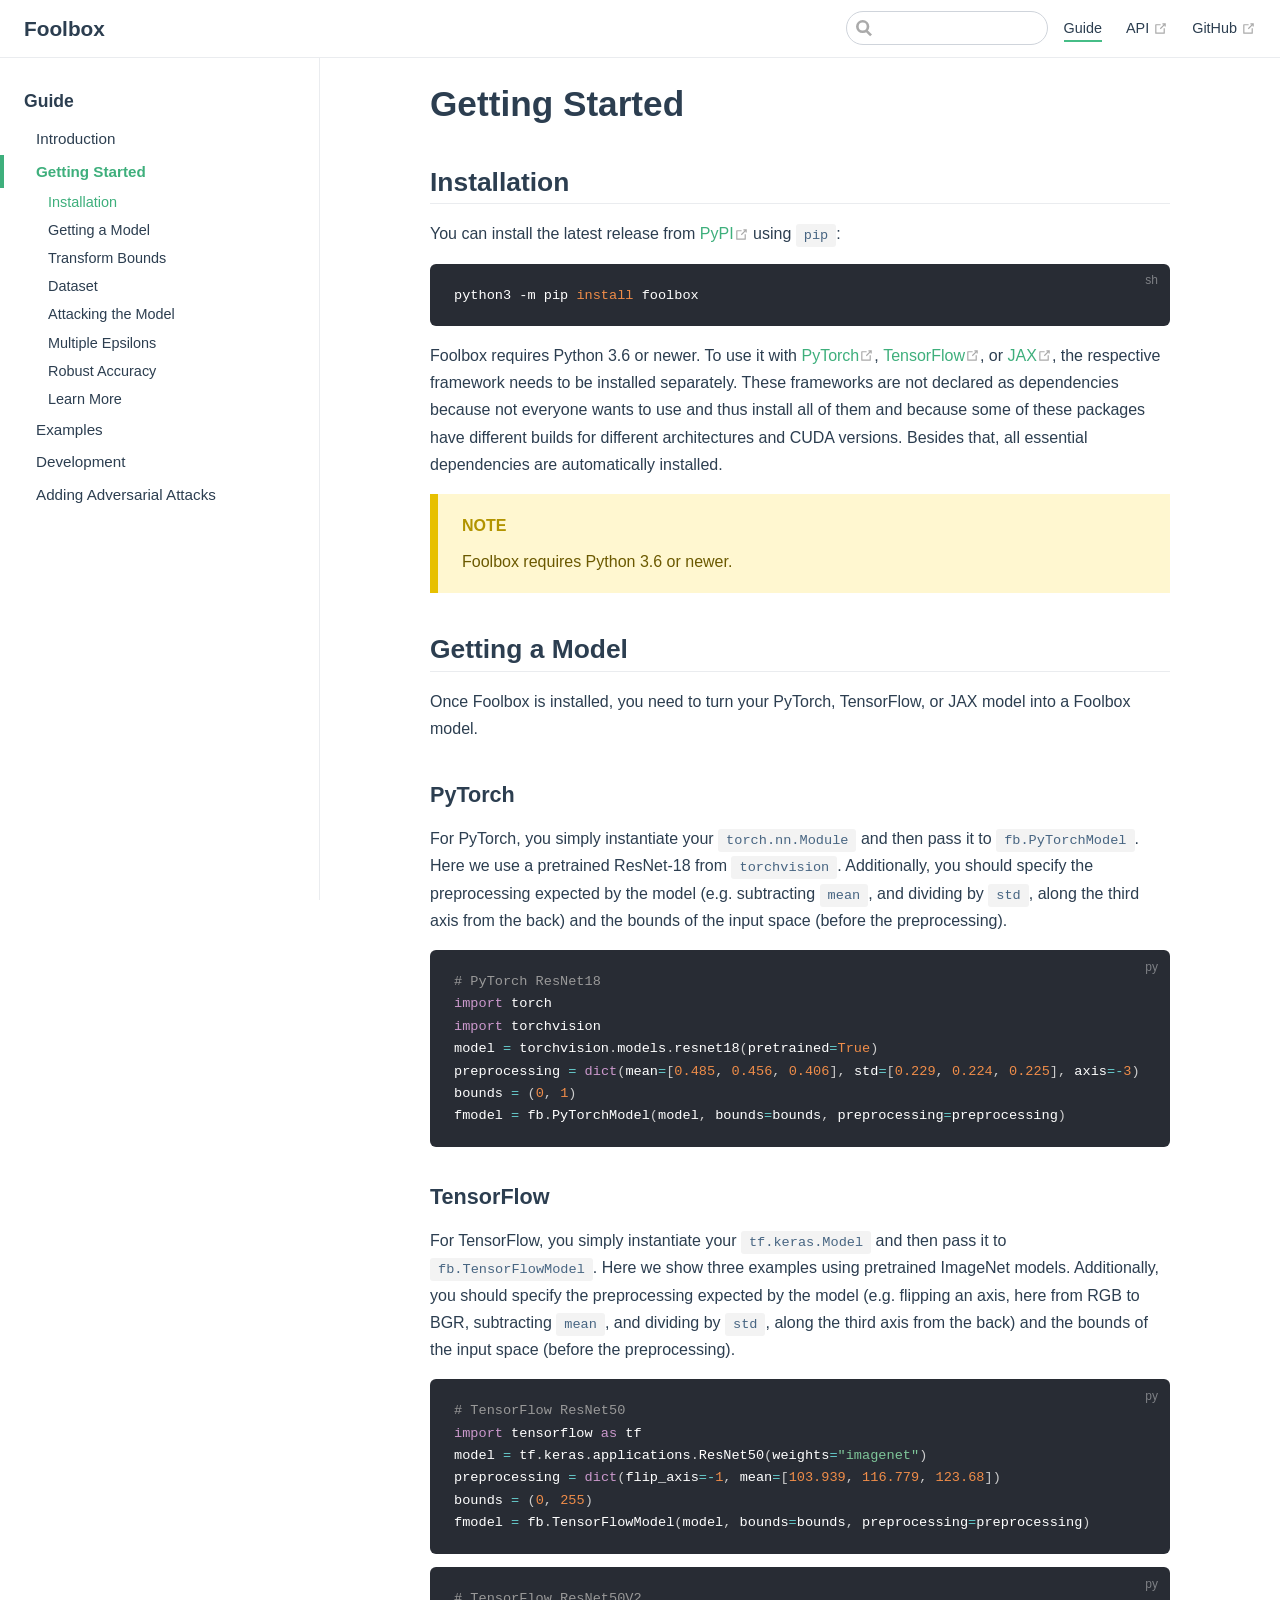
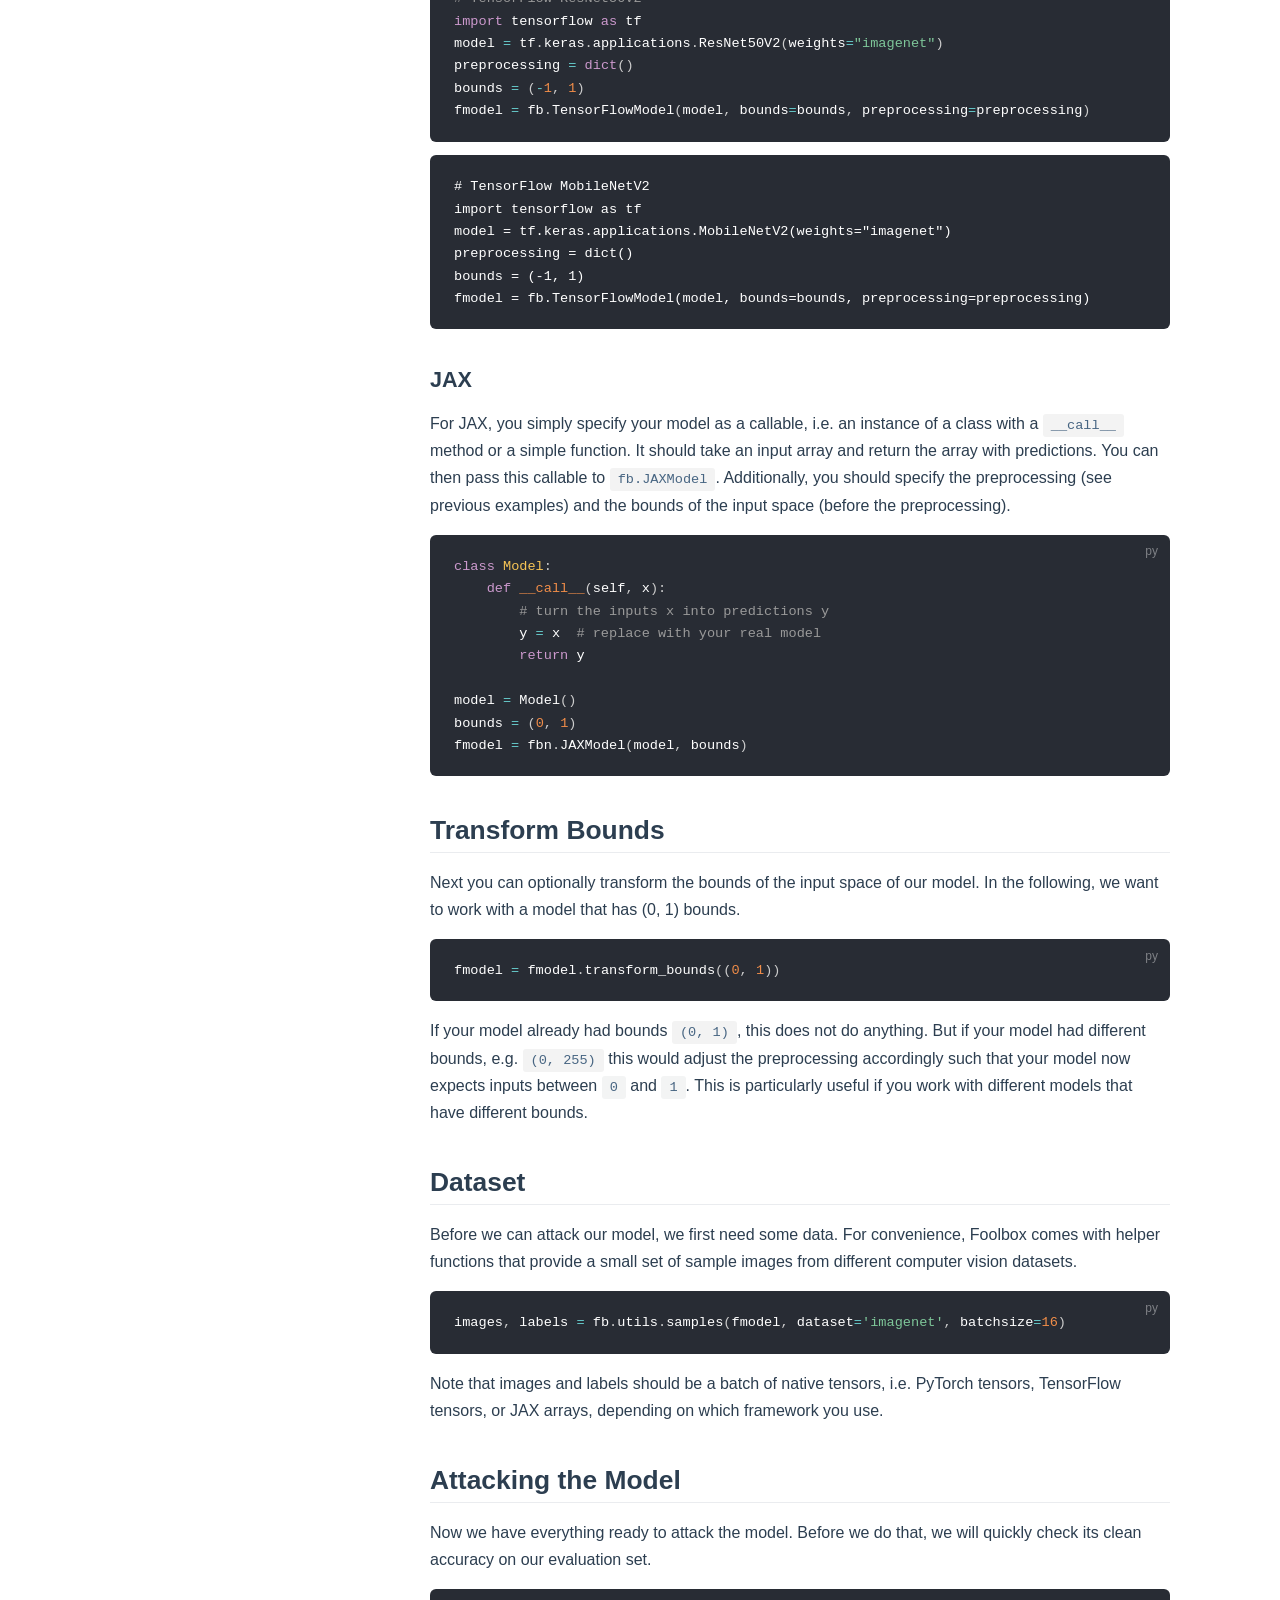
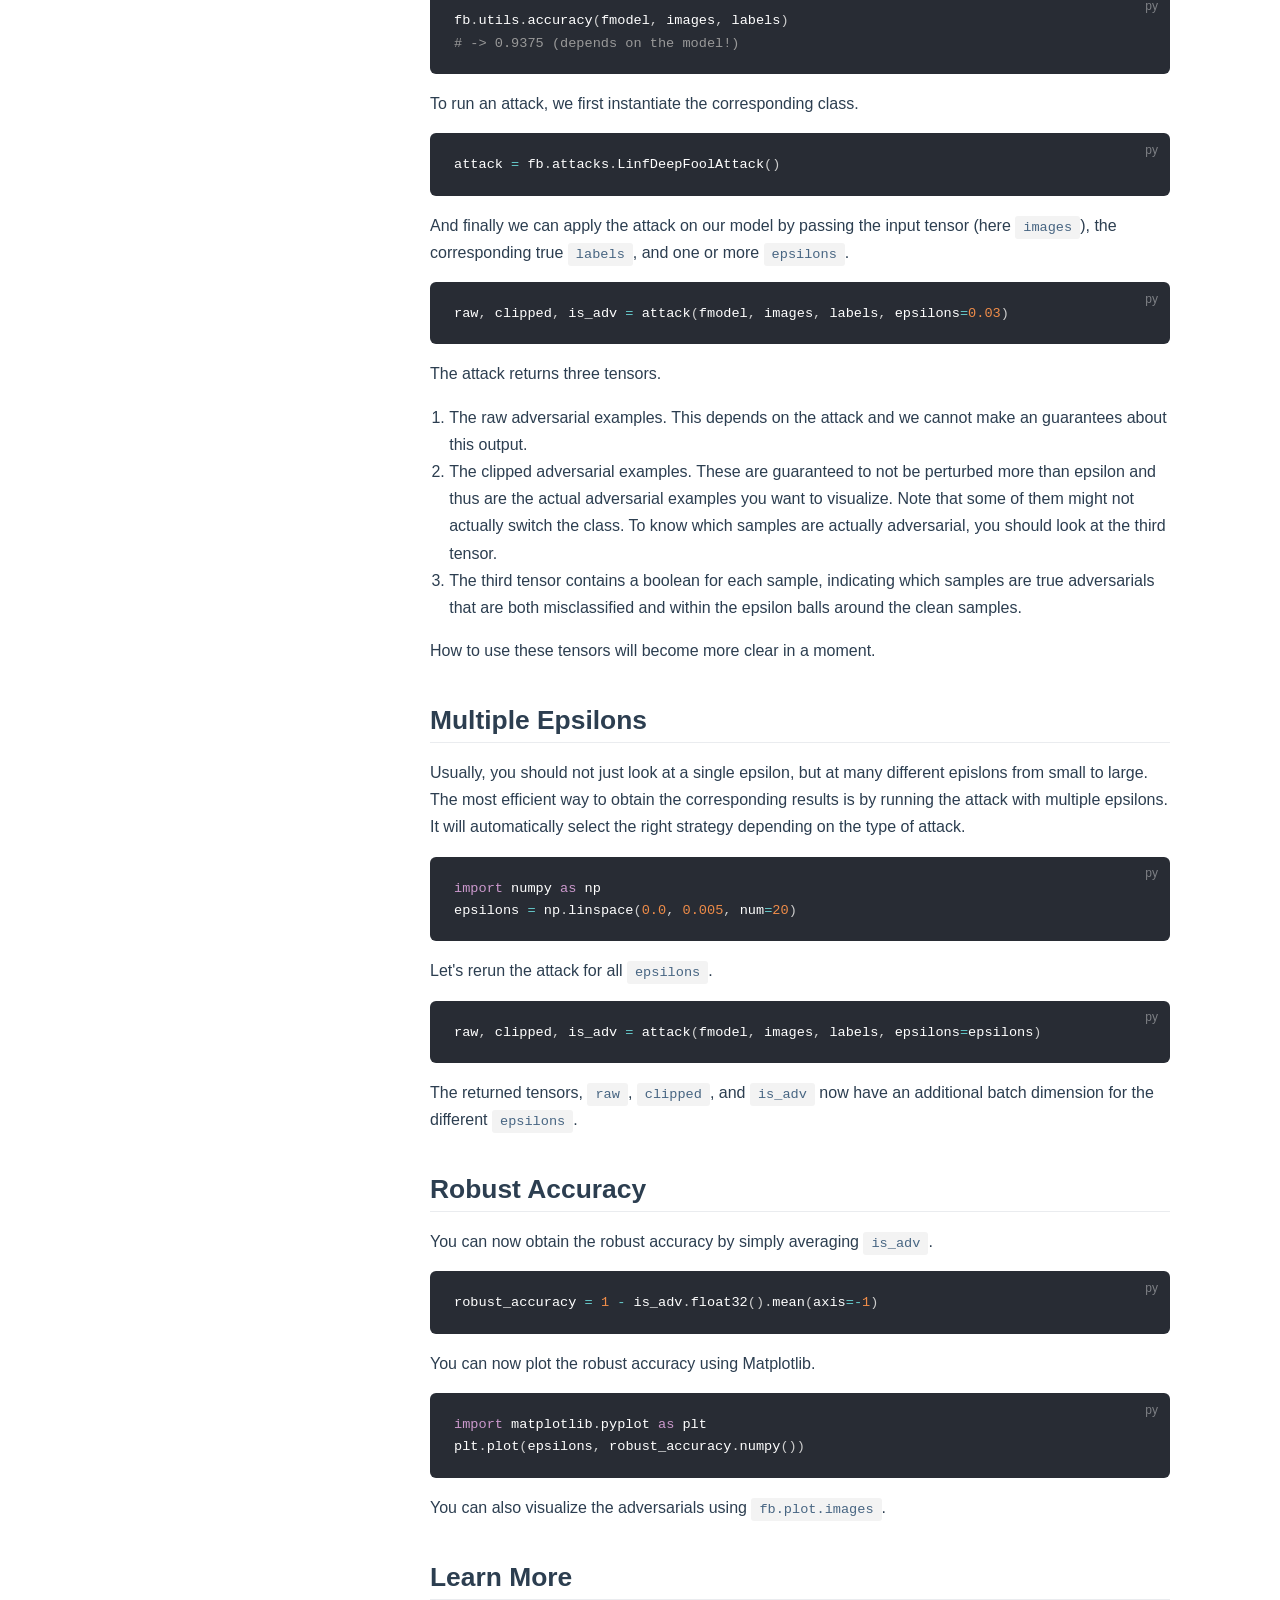
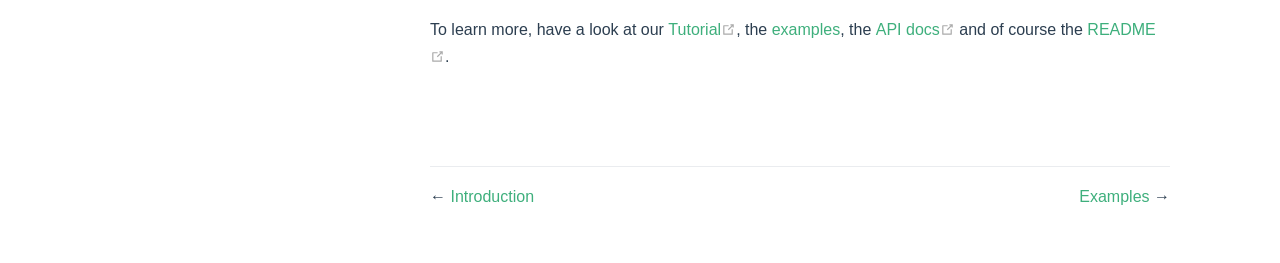
<file: guide/getting-started.html>
<!DOCTYPE html>
<html lang="en-US">
  <head>
    <meta charset="utf-8">
    <meta name="viewport" content="width=device-width,initial-scale=1">
    <title>Getting Started | Foolbox</title>
    <meta name="generator" content="VuePress 1.5.4">
    
    <meta name="description" content="A Python toolbox to create adversarial examples that fool neural networks in PyTorch, TensorFlow, and JAX">
    <link rel="preload" href="/assets/css/0.styles.d7d4b9a3.css" as="style"><link rel="preload" href="/assets/js/app.8616e2fd.js" as="script"><link rel="preload" href="/assets/js/2.ff8fd238.js" as="script"><link rel="preload" href="/assets/js/10.41a20fec.js" as="script"><link rel="prefetch" href="/assets/js/3.6e3e6391.js"><link rel="prefetch" href="/assets/js/4.a37a637c.js"><link rel="prefetch" href="/assets/js/5.79ada2f3.js"><link rel="prefetch" href="/assets/js/6.1bf34ae7.js"><link rel="prefetch" href="/assets/js/7.160b17f9.js"><link rel="prefetch" href="/assets/js/8.96b00dde.js"><link rel="prefetch" href="/assets/js/9.9b1a9af6.js">
    <link rel="stylesheet" href="/assets/css/0.styles.d7d4b9a3.css">
  </head>
  <body>
    <div id="app" data-server-rendered="true"><div class="theme-container"><header class="navbar"><div class="sidebar-button"><svg xmlns="http://www.w3.org/2000/svg" aria-hidden="true" role="img" viewBox="0 0 448 512" class="icon"><path fill="currentColor" d="M436 124H12c-6.627 0-12-5.373-12-12V80c0-6.627 5.373-12 12-12h424c6.627 0 12 5.373 12 12v32c0 6.627-5.373 12-12 12zm0 160H12c-6.627 0-12-5.373-12-12v-32c0-6.627 5.373-12 12-12h424c6.627 0 12 5.373 12 12v32c0 6.627-5.373 12-12 12zm0 160H12c-6.627 0-12-5.373-12-12v-32c0-6.627 5.373-12 12-12h424c6.627 0 12 5.373 12 12v32c0 6.627-5.373 12-12 12z"></path></svg></div> <a href="/" class="home-link router-link-active"><!----> <span class="site-name">Foolbox</span></a> <div class="links"><div class="search-box"><input aria-label="Search" autocomplete="off" spellcheck="false" value=""> <!----></div> <nav class="nav-links can-hide"><div class="nav-item"><a href="/guide/" class="nav-link router-link-active">
  Guide
</a></div><div class="nav-item"><a href="https://foolbox.readthedocs.io/en/stable/" target="_blank" rel="noopener noreferrer" class="nav-link external">
  API
  <svg xmlns="http://www.w3.org/2000/svg" aria-hidden="true" x="0px" y="0px" viewBox="0 0 100 100" width="15" height="15" class="icon outbound"><path fill="currentColor" d="M18.8,85.1h56l0,0c2.2,0,4-1.8,4-4v-32h-8v28h-48v-48h28v-8h-32l0,0c-2.2,0-4,1.8-4,4v56C14.8,83.3,16.6,85.1,18.8,85.1z"></path> <polygon fill="currentColor" points="45.7,48.7 51.3,54.3 77.2,28.5 77.2,37.2 85.2,37.2 85.2,14.9 62.8,14.9 62.8,22.9 71.5,22.9"></polygon></svg></a></div><div class="nav-item"><a href="https://github.com/bethgelab/foolbox" target="_blank" rel="noopener noreferrer" class="nav-link external">
  GitHub
  <svg xmlns="http://www.w3.org/2000/svg" aria-hidden="true" x="0px" y="0px" viewBox="0 0 100 100" width="15" height="15" class="icon outbound"><path fill="currentColor" d="M18.8,85.1h56l0,0c2.2,0,4-1.8,4-4v-32h-8v28h-48v-48h28v-8h-32l0,0c-2.2,0-4,1.8-4,4v56C14.8,83.3,16.6,85.1,18.8,85.1z"></path> <polygon fill="currentColor" points="45.7,48.7 51.3,54.3 77.2,28.5 77.2,37.2 85.2,37.2 85.2,14.9 62.8,14.9 62.8,22.9 71.5,22.9"></polygon></svg></a></div> <!----></nav></div></header> <div class="sidebar-mask"></div> <aside class="sidebar"><nav class="nav-links"><div class="nav-item"><a href="/guide/" class="nav-link router-link-active">
  Guide
</a></div><div class="nav-item"><a href="https://foolbox.readthedocs.io/en/stable/" target="_blank" rel="noopener noreferrer" class="nav-link external">
  API
  <svg xmlns="http://www.w3.org/2000/svg" aria-hidden="true" x="0px" y="0px" viewBox="0 0 100 100" width="15" height="15" class="icon outbound"><path fill="currentColor" d="M18.8,85.1h56l0,0c2.2,0,4-1.8,4-4v-32h-8v28h-48v-48h28v-8h-32l0,0c-2.2,0-4,1.8-4,4v56C14.8,83.3,16.6,85.1,18.8,85.1z"></path> <polygon fill="currentColor" points="45.7,48.7 51.3,54.3 77.2,28.5 77.2,37.2 85.2,37.2 85.2,14.9 62.8,14.9 62.8,22.9 71.5,22.9"></polygon></svg></a></div><div class="nav-item"><a href="https://github.com/bethgelab/foolbox" target="_blank" rel="noopener noreferrer" class="nav-link external">
  GitHub
  <svg xmlns="http://www.w3.org/2000/svg" aria-hidden="true" x="0px" y="0px" viewBox="0 0 100 100" width="15" height="15" class="icon outbound"><path fill="currentColor" d="M18.8,85.1h56l0,0c2.2,0,4-1.8,4-4v-32h-8v28h-48v-48h28v-8h-32l0,0c-2.2,0-4,1.8-4,4v56C14.8,83.3,16.6,85.1,18.8,85.1z"></path> <polygon fill="currentColor" points="45.7,48.7 51.3,54.3 77.2,28.5 77.2,37.2 85.2,37.2 85.2,14.9 62.8,14.9 62.8,22.9 71.5,22.9"></polygon></svg></a></div> <!----></nav>  <ul class="sidebar-links"><li><section class="sidebar-group depth-0"><p class="sidebar-heading open"><span>Guide</span> <!----></p> <ul class="sidebar-links sidebar-group-items"><li><a href="/guide/" aria-current="page" class="sidebar-link">Introduction</a></li><li><a href="/guide/getting-started.html" aria-current="page" class="active sidebar-link">Getting Started</a><ul class="sidebar-sub-headers"><li class="sidebar-sub-header"><a href="/guide/getting-started.html#installation" class="sidebar-link">Installation</a></li><li class="sidebar-sub-header"><a href="/guide/getting-started.html#getting-a-model" class="sidebar-link">Getting a Model</a></li><li class="sidebar-sub-header"><a href="/guide/getting-started.html#transform-bounds" class="sidebar-link">Transform Bounds</a></li><li class="sidebar-sub-header"><a href="/guide/getting-started.html#dataset" class="sidebar-link">Dataset</a></li><li class="sidebar-sub-header"><a href="/guide/getting-started.html#attacking-the-model" class="sidebar-link">Attacking the Model</a></li><li class="sidebar-sub-header"><a href="/guide/getting-started.html#multiple-epsilons" class="sidebar-link">Multiple Epsilons</a></li><li class="sidebar-sub-header"><a href="/guide/getting-started.html#robust-accuracy" class="sidebar-link">Robust Accuracy</a></li><li class="sidebar-sub-header"><a href="/guide/getting-started.html#learn-more" class="sidebar-link">Learn More</a></li></ul></li><li><a href="/guide/examples.html" class="sidebar-link">Examples</a></li><li><a href="/guide/development.html" class="sidebar-link">Development</a></li><li><a href="/guide/adding_attacks.html" class="sidebar-link">Adding Adversarial Attacks</a></li></ul></section></li></ul> </aside> <main class="page"> <div class="theme-default-content content__default"><h1 id="getting-started"><a href="#getting-started" class="header-anchor">#</a> Getting Started</h1> <h2 id="installation"><a href="#installation" class="header-anchor">#</a> Installation</h2> <p>You can install the latest release from <a href="https://pypi.org/project/foolbox/" target="_blank" rel="noopener noreferrer">PyPI<svg xmlns="http://www.w3.org/2000/svg" aria-hidden="true" x="0px" y="0px" viewBox="0 0 100 100" width="15" height="15" class="icon outbound"><path fill="currentColor" d="M18.8,85.1h56l0,0c2.2,0,4-1.8,4-4v-32h-8v28h-48v-48h28v-8h-32l0,0c-2.2,0-4,1.8-4,4v56C14.8,83.3,16.6,85.1,18.8,85.1z"></path> <polygon fill="currentColor" points="45.7,48.7 51.3,54.3 77.2,28.5 77.2,37.2 85.2,37.2 85.2,14.9 62.8,14.9 62.8,22.9 71.5,22.9"></polygon></svg></a> using <code>pip</code>:</p> <div class="language-bash extra-class"><pre class="language-bash"><code>python3 -m pip <span class="token function">install</span> foolbox
</code></pre></div><p>Foolbox requires Python 3.6 or newer. To use it with <a href="https://pytorch.org" target="_blank" rel="noopener noreferrer">PyTorch<svg xmlns="http://www.w3.org/2000/svg" aria-hidden="true" x="0px" y="0px" viewBox="0 0 100 100" width="15" height="15" class="icon outbound"><path fill="currentColor" d="M18.8,85.1h56l0,0c2.2,0,4-1.8,4-4v-32h-8v28h-48v-48h28v-8h-32l0,0c-2.2,0-4,1.8-4,4v56C14.8,83.3,16.6,85.1,18.8,85.1z"></path> <polygon fill="currentColor" points="45.7,48.7 51.3,54.3 77.2,28.5 77.2,37.2 85.2,37.2 85.2,14.9 62.8,14.9 62.8,22.9 71.5,22.9"></polygon></svg></a>, <a href="https://www.tensorflow.org" target="_blank" rel="noopener noreferrer">TensorFlow<svg xmlns="http://www.w3.org/2000/svg" aria-hidden="true" x="0px" y="0px" viewBox="0 0 100 100" width="15" height="15" class="icon outbound"><path fill="currentColor" d="M18.8,85.1h56l0,0c2.2,0,4-1.8,4-4v-32h-8v28h-48v-48h28v-8h-32l0,0c-2.2,0-4,1.8-4,4v56C14.8,83.3,16.6,85.1,18.8,85.1z"></path> <polygon fill="currentColor" points="45.7,48.7 51.3,54.3 77.2,28.5 77.2,37.2 85.2,37.2 85.2,14.9 62.8,14.9 62.8,22.9 71.5,22.9"></polygon></svg></a>, or <a href="https://github.com/google/jax" target="_blank" rel="noopener noreferrer">JAX<svg xmlns="http://www.w3.org/2000/svg" aria-hidden="true" x="0px" y="0px" viewBox="0 0 100 100" width="15" height="15" class="icon outbound"><path fill="currentColor" d="M18.8,85.1h56l0,0c2.2,0,4-1.8,4-4v-32h-8v28h-48v-48h28v-8h-32l0,0c-2.2,0-4,1.8-4,4v56C14.8,83.3,16.6,85.1,18.8,85.1z"></path> <polygon fill="currentColor" points="45.7,48.7 51.3,54.3 77.2,28.5 77.2,37.2 85.2,37.2 85.2,14.9 62.8,14.9 62.8,22.9 71.5,22.9"></polygon></svg></a>, the respective framework needs to be installed separately. These frameworks are not declared as dependencies because not everyone wants to use and thus install all of them and because some of these packages have different builds for different architectures and CUDA versions. Besides that, all essential dependencies are automatically installed.</p> <div class="custom-block warning"><p class="custom-block-title">NOTE</p> <p>Foolbox requires Python 3.6 or newer.</p></div> <h2 id="getting-a-model"><a href="#getting-a-model" class="header-anchor">#</a> Getting a Model</h2> <p>Once Foolbox is installed, you need to turn your PyTorch, TensorFlow, or JAX model into a Foolbox model.</p> <h3 id="pytorch"><a href="#pytorch" class="header-anchor">#</a> PyTorch</h3> <p>For PyTorch, you simply instantiate your <code>torch.nn.Module</code> and then pass it
to <code>fb.PyTorchModel</code>. Here we use a pretrained ResNet-18 from <code>torchvision</code>.
Additionally, you should specify the preprocessing expected by the model
(e.g. subtracting <code>mean</code>, and dividing by <code>std</code>, along the third axis from the back)
and the bounds of the input space (before the preprocessing).</p> <div class="language-python extra-class"><pre class="language-python"><code><span class="token comment"># PyTorch ResNet18</span>
<span class="token keyword">import</span> torch
<span class="token keyword">import</span> torchvision
model <span class="token operator">=</span> torchvision<span class="token punctuation">.</span>models<span class="token punctuation">.</span>resnet18<span class="token punctuation">(</span>pretrained<span class="token operator">=</span><span class="token boolean">True</span><span class="token punctuation">)</span>
preprocessing <span class="token operator">=</span> <span class="token builtin">dict</span><span class="token punctuation">(</span>mean<span class="token operator">=</span><span class="token punctuation">[</span><span class="token number">0.485</span><span class="token punctuation">,</span> <span class="token number">0.456</span><span class="token punctuation">,</span> <span class="token number">0.406</span><span class="token punctuation">]</span><span class="token punctuation">,</span> std<span class="token operator">=</span><span class="token punctuation">[</span><span class="token number">0.229</span><span class="token punctuation">,</span> <span class="token number">0.224</span><span class="token punctuation">,</span> <span class="token number">0.225</span><span class="token punctuation">]</span><span class="token punctuation">,</span> axis<span class="token operator">=</span><span class="token operator">-</span><span class="token number">3</span><span class="token punctuation">)</span>
bounds <span class="token operator">=</span> <span class="token punctuation">(</span><span class="token number">0</span><span class="token punctuation">,</span> <span class="token number">1</span><span class="token punctuation">)</span>
fmodel <span class="token operator">=</span> fb<span class="token punctuation">.</span>PyTorchModel<span class="token punctuation">(</span>model<span class="token punctuation">,</span> bounds<span class="token operator">=</span>bounds<span class="token punctuation">,</span> preprocessing<span class="token operator">=</span>preprocessing<span class="token punctuation">)</span>
</code></pre></div><h3 id="tensorflow"><a href="#tensorflow" class="header-anchor">#</a> TensorFlow</h3> <p>For TensorFlow, you simply instantiate your <code>tf.keras.Model</code> and then pass it
to <code>fb.TensorFlowModel</code>. Here we show three examples using pretrained ImageNet
models. Additionally, you should specify the preprocessing expected by the model
(e.g. flipping an axis, here from RGB to BGR, subtracting <code>mean</code>,
and dividing by <code>std</code>, along the third axis from the back)
and the bounds of the input space (before the preprocessing).</p> <div class="language-python extra-class"><pre class="language-python"><code><span class="token comment"># TensorFlow ResNet50</span>
<span class="token keyword">import</span> tensorflow <span class="token keyword">as</span> tf
model <span class="token operator">=</span> tf<span class="token punctuation">.</span>keras<span class="token punctuation">.</span>applications<span class="token punctuation">.</span>ResNet50<span class="token punctuation">(</span>weights<span class="token operator">=</span><span class="token string">&quot;imagenet&quot;</span><span class="token punctuation">)</span>
preprocessing <span class="token operator">=</span> <span class="token builtin">dict</span><span class="token punctuation">(</span>flip_axis<span class="token operator">=</span><span class="token operator">-</span><span class="token number">1</span><span class="token punctuation">,</span> mean<span class="token operator">=</span><span class="token punctuation">[</span><span class="token number">103.939</span><span class="token punctuation">,</span> <span class="token number">116.779</span><span class="token punctuation">,</span> <span class="token number">123.68</span><span class="token punctuation">]</span><span class="token punctuation">)</span>
bounds <span class="token operator">=</span> <span class="token punctuation">(</span><span class="token number">0</span><span class="token punctuation">,</span> <span class="token number">255</span><span class="token punctuation">)</span>
fmodel <span class="token operator">=</span> fb<span class="token punctuation">.</span>TensorFlowModel<span class="token punctuation">(</span>model<span class="token punctuation">,</span> bounds<span class="token operator">=</span>bounds<span class="token punctuation">,</span> preprocessing<span class="token operator">=</span>preprocessing<span class="token punctuation">)</span>
</code></pre></div><div class="language-python extra-class"><pre class="language-python"><code><span class="token comment"># TensorFlow ResNet50V2</span>
<span class="token keyword">import</span> tensorflow <span class="token keyword">as</span> tf
model <span class="token operator">=</span> tf<span class="token punctuation">.</span>keras<span class="token punctuation">.</span>applications<span class="token punctuation">.</span>ResNet50V2<span class="token punctuation">(</span>weights<span class="token operator">=</span><span class="token string">&quot;imagenet&quot;</span><span class="token punctuation">)</span>
preprocessing <span class="token operator">=</span> <span class="token builtin">dict</span><span class="token punctuation">(</span><span class="token punctuation">)</span>
bounds <span class="token operator">=</span> <span class="token punctuation">(</span><span class="token operator">-</span><span class="token number">1</span><span class="token punctuation">,</span> <span class="token number">1</span><span class="token punctuation">)</span>
fmodel <span class="token operator">=</span> fb<span class="token punctuation">.</span>TensorFlowModel<span class="token punctuation">(</span>model<span class="token punctuation">,</span> bounds<span class="token operator">=</span>bounds<span class="token punctuation">,</span> preprocessing<span class="token operator">=</span>preprocessing<span class="token punctuation">)</span>
</code></pre></div><div class="language- extra-class"><pre class="language-text"><code># TensorFlow MobileNetV2
import tensorflow as tf
model = tf.keras.applications.MobileNetV2(weights=&quot;imagenet&quot;)
preprocessing = dict()
bounds = (-1, 1)
fmodel = fb.TensorFlowModel(model, bounds=bounds, preprocessing=preprocessing)
</code></pre></div><h3 id="jax"><a href="#jax" class="header-anchor">#</a> JAX</h3> <p>For JAX, you simply specify your model as a callable, i.e. an instance of a
class with a <code>__call__</code> method or a simple function. It should take an
input array and return the array with predictions. You can then pass this
callable to <code>fb.JAXModel</code>. Additionally, you should specify the
preprocessing (see previous examples) and
the bounds of the input space (before the preprocessing).</p> <div class="language-python extra-class"><pre class="language-python"><code><span class="token keyword">class</span> <span class="token class-name">Model</span><span class="token punctuation">:</span>
    <span class="token keyword">def</span> <span class="token function">__call__</span><span class="token punctuation">(</span>self<span class="token punctuation">,</span> x<span class="token punctuation">)</span><span class="token punctuation">:</span>
        <span class="token comment"># turn the inputs x into predictions y</span>
        y <span class="token operator">=</span> x  <span class="token comment"># replace with your real model</span>
        <span class="token keyword">return</span> y

model <span class="token operator">=</span> Model<span class="token punctuation">(</span><span class="token punctuation">)</span>
bounds <span class="token operator">=</span> <span class="token punctuation">(</span><span class="token number">0</span><span class="token punctuation">,</span> <span class="token number">1</span><span class="token punctuation">)</span>
fmodel <span class="token operator">=</span> fbn<span class="token punctuation">.</span>JAXModel<span class="token punctuation">(</span>model<span class="token punctuation">,</span> bounds<span class="token punctuation">)</span>
</code></pre></div><h2 id="transform-bounds"><a href="#transform-bounds" class="header-anchor">#</a> Transform Bounds</h2> <p>Next you can optionally transform the bounds of the input space of our model.
In the following, we want to work with a model that has (0, 1) bounds.</p> <div class="language-python extra-class"><pre class="language-python"><code>fmodel <span class="token operator">=</span> fmodel<span class="token punctuation">.</span>transform_bounds<span class="token punctuation">(</span><span class="token punctuation">(</span><span class="token number">0</span><span class="token punctuation">,</span> <span class="token number">1</span><span class="token punctuation">)</span><span class="token punctuation">)</span>
</code></pre></div><p>If your model already had bounds <code>(0, 1)</code>, this does not do anything.
But if your model had different bounds, e.g. <code>(0, 255)</code> this would adjust
the preprocessing accordingly such that your model now expects inputs
between <code>0</code> and <code>1</code>. This is particularly useful if you work with
different models that have different bounds.</p> <h2 id="dataset"><a href="#dataset" class="header-anchor">#</a> Dataset</h2> <p>Before we can attack our model, we first need some data.
For convenience, Foolbox comes with helper functions that provide
a small set of sample images from different computer vision datasets.</p> <div class="language-python extra-class"><pre class="language-python"><code>images<span class="token punctuation">,</span> labels <span class="token operator">=</span> fb<span class="token punctuation">.</span>utils<span class="token punctuation">.</span>samples<span class="token punctuation">(</span>fmodel<span class="token punctuation">,</span> dataset<span class="token operator">=</span><span class="token string">'imagenet'</span><span class="token punctuation">,</span> batchsize<span class="token operator">=</span><span class="token number">16</span><span class="token punctuation">)</span>
</code></pre></div><p>Note that images and labels should be a batch of native tensors, i.e.
PyTorch tensors, TensorFlow tensors, or JAX arrays, depending on which framework
you use.</p> <h2 id="attacking-the-model"><a href="#attacking-the-model" class="header-anchor">#</a> Attacking the Model</h2> <p>Now we have everything ready to attack the model. Before we do that,
we will quickly check its clean accuracy on our evaluation set.</p> <div class="language-python extra-class"><pre class="language-python"><code>fb<span class="token punctuation">.</span>utils<span class="token punctuation">.</span>accuracy<span class="token punctuation">(</span>fmodel<span class="token punctuation">,</span> images<span class="token punctuation">,</span> labels<span class="token punctuation">)</span>
<span class="token comment"># -&gt; 0.9375 (depends on the model!)</span>
</code></pre></div><p>To run an attack, we first instantiate the corresponding class.</p> <div class="language-python extra-class"><pre class="language-python"><code>attack <span class="token operator">=</span> fb<span class="token punctuation">.</span>attacks<span class="token punctuation">.</span>LinfDeepFoolAttack<span class="token punctuation">(</span><span class="token punctuation">)</span>
</code></pre></div><p>And finally we can apply the attack on our model by passing
the input tensor (here <code>images</code>), the corresponding true <code>labels</code>,
and one or more <code>epsilons</code>.</p> <div class="language-python extra-class"><pre class="language-python"><code>raw<span class="token punctuation">,</span> clipped<span class="token punctuation">,</span> is_adv <span class="token operator">=</span> attack<span class="token punctuation">(</span>fmodel<span class="token punctuation">,</span> images<span class="token punctuation">,</span> labels<span class="token punctuation">,</span> epsilons<span class="token operator">=</span><span class="token number">0.03</span><span class="token punctuation">)</span>
</code></pre></div><p>The attack returns three tensors.</p> <ol><li>The raw adversarial examples. This depends on the attack and we cannot make an guarantees about this output.</li> <li>The clipped adversarial examples. These are guaranteed to not be perturbed more than epsilon and thus are the actual adversarial examples you want to visualize. Note that some of them might not actually switch the class. To know which samples are actually adversarial, you should look at the third tensor.</li> <li>The third tensor contains a boolean for each sample, indicating which samples are true adversarials that are both misclassified and within the epsilon balls around the clean samples.</li></ol> <p>How to use these tensors will become more clear in a moment.</p> <h2 id="multiple-epsilons"><a href="#multiple-epsilons" class="header-anchor">#</a> Multiple Epsilons</h2> <p>Usually, you should not just look at a single epsilon, but at many different epislons from small to large.
The most efficient way to obtain the corresponding results is by
running the attack with multiple epsilons. It will automatically
select the right strategy depending on the type of attack.</p> <div class="language-python extra-class"><pre class="language-python"><code><span class="token keyword">import</span> numpy <span class="token keyword">as</span> np
epsilons <span class="token operator">=</span> np<span class="token punctuation">.</span>linspace<span class="token punctuation">(</span><span class="token number">0.0</span><span class="token punctuation">,</span> <span class="token number">0.005</span><span class="token punctuation">,</span> num<span class="token operator">=</span><span class="token number">20</span><span class="token punctuation">)</span>
</code></pre></div><p>Let's rerun the attack for all <code>epsilons</code>.</p> <div class="language-python extra-class"><pre class="language-python"><code>raw<span class="token punctuation">,</span> clipped<span class="token punctuation">,</span> is_adv <span class="token operator">=</span> attack<span class="token punctuation">(</span>fmodel<span class="token punctuation">,</span> images<span class="token punctuation">,</span> labels<span class="token punctuation">,</span> epsilons<span class="token operator">=</span>epsilons<span class="token punctuation">)</span>
</code></pre></div><p>The returned tensors, <code>raw</code>, <code>clipped</code>, and <code>is_adv</code> now have an additional batch dimension for the different <code>epsilons</code>.</p> <h2 id="robust-accuracy"><a href="#robust-accuracy" class="header-anchor">#</a> Robust Accuracy</h2> <p>You can now obtain the robust accuracy by simply averaging <code>is_adv</code>.</p> <div class="language-python extra-class"><pre class="language-python"><code>robust_accuracy <span class="token operator">=</span> <span class="token number">1</span> <span class="token operator">-</span> is_adv<span class="token punctuation">.</span>float32<span class="token punctuation">(</span><span class="token punctuation">)</span><span class="token punctuation">.</span>mean<span class="token punctuation">(</span>axis<span class="token operator">=</span><span class="token operator">-</span><span class="token number">1</span><span class="token punctuation">)</span>
</code></pre></div><p>You can now plot the robust accuracy using Matplotlib.</p> <div class="language-python extra-class"><pre class="language-python"><code><span class="token keyword">import</span> matplotlib<span class="token punctuation">.</span>pyplot <span class="token keyword">as</span> plt
plt<span class="token punctuation">.</span>plot<span class="token punctuation">(</span>epsilons<span class="token punctuation">,</span> robust_accuracy<span class="token punctuation">.</span>numpy<span class="token punctuation">(</span><span class="token punctuation">)</span><span class="token punctuation">)</span>
</code></pre></div><p>You can also visualize the adversarials using <code>fb.plot.images</code>.</p> <h2 id="learn-more"><a href="#learn-more" class="header-anchor">#</a> Learn More</h2> <p>To learn more, have a look at our <a href="https://github.com/jonasrauber/foolbox-native-tutorial/blob/master/foolbox-native-tutorial.ipynb" target="_blank" rel="noopener noreferrer">Tutorial<svg xmlns="http://www.w3.org/2000/svg" aria-hidden="true" x="0px" y="0px" viewBox="0 0 100 100" width="15" height="15" class="icon outbound"><path fill="currentColor" d="M18.8,85.1h56l0,0c2.2,0,4-1.8,4-4v-32h-8v28h-48v-48h28v-8h-32l0,0c-2.2,0-4,1.8-4,4v56C14.8,83.3,16.6,85.1,18.8,85.1z"></path> <polygon fill="currentColor" points="45.7,48.7 51.3,54.3 77.2,28.5 77.2,37.2 85.2,37.2 85.2,14.9 62.8,14.9 62.8,22.9 71.5,22.9"></polygon></svg></a>,
the <a href="/guide/examples.html">examples</a>, the <a href="https://foolbox.readthedocs.io/en/stable/" target="_blank" rel="noopener noreferrer">API docs<svg xmlns="http://www.w3.org/2000/svg" aria-hidden="true" x="0px" y="0px" viewBox="0 0 100 100" width="15" height="15" class="icon outbound"><path fill="currentColor" d="M18.8,85.1h56l0,0c2.2,0,4-1.8,4-4v-32h-8v28h-48v-48h28v-8h-32l0,0c-2.2,0-4,1.8-4,4v56C14.8,83.3,16.6,85.1,18.8,85.1z"></path> <polygon fill="currentColor" points="45.7,48.7 51.3,54.3 77.2,28.5 77.2,37.2 85.2,37.2 85.2,14.9 62.8,14.9 62.8,22.9 71.5,22.9"></polygon></svg></a> and of course the <a href="https://github.com/bethgelab/foolbox" target="_blank" rel="noopener noreferrer">README<svg xmlns="http://www.w3.org/2000/svg" aria-hidden="true" x="0px" y="0px" viewBox="0 0 100 100" width="15" height="15" class="icon outbound"><path fill="currentColor" d="M18.8,85.1h56l0,0c2.2,0,4-1.8,4-4v-32h-8v28h-48v-48h28v-8h-32l0,0c-2.2,0-4,1.8-4,4v56C14.8,83.3,16.6,85.1,18.8,85.1z"></path> <polygon fill="currentColor" points="45.7,48.7 51.3,54.3 77.2,28.5 77.2,37.2 85.2,37.2 85.2,14.9 62.8,14.9 62.8,22.9 71.5,22.9"></polygon></svg></a>.</p></div> <footer class="page-edit"><!----> <!----></footer> <div class="page-nav"><p class="inner"><span class="prev">
      ←
      <a href="/guide/" class="prev router-link-active">
        Introduction
      </a></span> <span class="next"><a href="/guide/examples.html">
        Examples
      </a>
      →
    </span></p></div> </main></div><div class="global-ui"></div></div>
    <script src="/assets/js/app.8616e2fd.js" defer></script><script src="/assets/js/2.ff8fd238.js" defer></script><script src="/assets/js/10.41a20fec.js" defer></script>
  </body>
</html>
</file>
<file: assets/css/0.styles.d7d4b9a3.css>
code[class*=language-],pre[class*=language-]{color:#ccc;background:none;font-family:Consolas,Monaco,Andale Mono,Ubuntu Mono,monospace;font-size:1em;text-align:left;white-space:pre;word-spacing:normal;word-break:normal;word-wrap:normal;line-height:1.5;-moz-tab-size:4;-o-tab-size:4;tab-size:4;-webkit-hyphens:none;-ms-hyphens:none;hyphens:none}pre[class*=language-]{padding:1em;margin:.5em 0;overflow:auto}:not(pre)>code[class*=language-],pre[class*=language-]{background:#2d2d2d}:not(pre)>code[class*=language-]{padding:.1em;border-radius:.3em;white-space:normal}.token.block-comment,.token.cdata,.token.comment,.token.doctype,.token.prolog{color:#999}.token.punctuation{color:#ccc}.token.attr-name,.token.deleted,.token.namespace,.token.tag{color:#e2777a}.token.function-name{color:#6196cc}.token.boolean,.token.function,.token.number{color:#f08d49}.token.class-name,.token.constant,.token.property,.token.symbol{color:#f8c555}.token.atrule,.token.builtin,.token.important,.token.keyword,.token.selector{color:#cc99cd}.token.attr-value,.token.char,.token.regex,.token.string,.token.variable{color:#7ec699}.token.entity,.token.operator,.token.url{color:#67cdcc}.token.bold,.token.important{font-weight:700}.token.italic{font-style:italic}.token.entity{cursor:help}.token.inserted{color:green}.theme-default-content code{color:#476582;padding:.25rem .5rem;margin:0;font-size:.85em;background-color:rgba(27,31,35,.05);border-radius:3px}.theme-default-content code .token.deleted{color:#ec5975}.theme-default-content code .token.inserted{color:#3eaf7c}.theme-default-content pre,.theme-default-content pre[class*=language-]{line-height:1.4;padding:1.25rem 1.5rem;margin:.85rem 0;background-color:#282c34;border-radius:6px;overflow:auto}.theme-default-content pre[class*=language-] code,.theme-default-content pre code{color:#fff;padding:0;background-color:transparent;border-radius:0}div[class*=language-]{position:relative;background-color:#282c34;border-radius:6px}div[class*=language-] .highlight-lines{-webkit-user-select:none;-ms-user-select:none;user-select:none;padding-top:1.3rem;position:absolute;top:0;left:0;width:100%;line-height:1.4}div[class*=language-] .highlight-lines .highlighted{background-color:rgba(0,0,0,.66)}div[class*=language-] pre,div[class*=language-] pre[class*=language-]{background:transparent;position:relative;z-index:1}div[class*=language-]:before{position:absolute;z-index:3;top:.8em;right:1em;font-size:.75rem;color:hsla(0,0%,100%,.4)}div[class*=language-]:not(.line-numbers-mode) .line-numbers-wrapper{display:none}div[class*=language-].line-numbers-mode .highlight-lines .highlighted{position:relative}div[class*=language-].line-numbers-mode .highlight-lines .highlighted:before{content:" ";position:absolute;z-index:3;left:0;top:0;display:block;width:3.5rem;height:100%;background-color:rgba(0,0,0,.66)}div[class*=language-].line-numbers-mode pre{padding-left:4.5rem;vertical-align:middle}div[class*=language-].line-numbers-mode .line-numbers-wrapper{position:absolute;top:0;width:3.5rem;text-align:center;color:hsla(0,0%,100%,.3);padding:1.25rem 0;line-height:1.4}div[class*=language-].line-numbers-mode .line-numbers-wrapper br{-webkit-user-select:none;-ms-user-select:none;user-select:none}div[class*=language-].line-numbers-mode .line-numbers-wrapper .line-number{position:relative;z-index:4;-webkit-user-select:none;-ms-user-select:none;user-select:none;font-size:.85em}div[class*=language-].line-numbers-mode:after{content:"";position:absolute;z-index:2;top:0;left:0;width:3.5rem;height:100%;border-radius:6px 0 0 6px;border-right:1px solid rgba(0,0,0,.66);background-color:#282c34}div[class~=language-js]:before{content:"js"}div[class~=language-ts]:before{content:"ts"}div[class~=language-html]:before{content:"html"}div[class~=language-md]:before{content:"md"}div[class~=language-vue]:before{content:"vue"}div[class~=language-css]:before{content:"css"}div[class~=language-sass]:before{content:"sass"}div[class~=language-scss]:before{content:"scss"}div[class~=language-less]:before{content:"less"}div[class~=language-stylus]:before{content:"stylus"}div[class~=language-go]:before{content:"go"}div[class~=language-java]:before{content:"java"}div[class~=language-c]:before{content:"c"}div[class~=language-sh]:before{content:"sh"}div[class~=language-yaml]:before{content:"yaml"}div[class~=language-py]:before{content:"py"}div[class~=language-docker]:before{content:"docker"}div[class~=language-dockerfile]:before{content:"dockerfile"}div[class~=language-makefile]:before{content:"makefile"}div[class~=language-javascript]:before{content:"js"}div[class~=language-typescript]:before{content:"ts"}div[class~=language-markup]:before{content:"html"}div[class~=language-markdown]:before{content:"md"}div[class~=language-json]:before{content:"json"}div[class~=language-ruby]:before{content:"rb"}div[class~=language-python]:before{content:"py"}div[class~=language-bash]:before{content:"sh"}div[class~=language-php]:before{content:"php"}.custom-block .custom-block-title{font-weight:600;margin-bottom:-.4rem}.custom-block.danger,.custom-block.tip,.custom-block.warning{padding:.1rem 1.5rem;border-left-width:.5rem;border-left-style:solid;margin:1rem 0}.custom-block.tip{background-color:#f3f5f7;border-color:#42b983}.custom-block.warning{background-color:rgba(255,229,100,.3);border-color:#e7c000;color:#6b5900}.custom-block.warning .custom-block-title{color:#b29400}.custom-block.warning a{color:#2c3e50}.custom-block.danger{background-color:#ffe6e6;border-color:#c00;color:#4d0000}.custom-block.danger .custom-block-title{color:#900}.custom-block.danger a{color:#2c3e50}.custom-block.details{display:block;position:relative;border-radius:2px;margin:1.6em 0;padding:1.6em;background-color:#eee}.custom-block.details h4{margin-top:0}.custom-block.details figure:last-child,.custom-block.details p:last-child{margin-bottom:0;padding-bottom:0}.custom-block.details summary{outline:none;cursor:pointer}.arrow{display:inline-block;width:0;height:0}.arrow.up{border-bottom:6px solid #ccc}.arrow.down,.arrow.up{border-left:4px solid transparent;border-right:4px solid transparent}.arrow.down{border-top:6px solid #ccc}.arrow.right{border-left:6px solid #ccc}.arrow.left,.arrow.right{border-top:4px solid transparent;border-bottom:4px solid transparent}.arrow.left{border-right:6px solid #ccc}.theme-default-content:not(.custom){max-width:740px;margin:0 auto;padding:2rem 2.5rem}@media (max-width:959px){.theme-default-content:not(.custom){padding:2rem}}@media (max-width:419px){.theme-default-content:not(.custom){padding:1.5rem}}.table-of-contents .badge{vertical-align:middle}body,html{padding:0;margin:0;background-color:#fff}body{font-family:-apple-system,BlinkMacSystemFont,Segoe UI,Roboto,Oxygen,Ubuntu,Cantarell,Fira Sans,Droid Sans,Helvetica Neue,sans-serif;-webkit-font-smoothing:antialiased;-moz-osx-font-smoothing:grayscale;font-size:16px;color:#2c3e50}.page{padding-left:20rem}.navbar{z-index:20;right:0;height:3.6rem;background-color:#fff;box-sizing:border-box;border-bottom:1px solid #eaecef}.navbar,.sidebar-mask{position:fixed;top:0;left:0}.sidebar-mask{z-index:9;width:100vw;height:100vh;display:none}.sidebar{font-size:16px;background-color:#fff;width:20rem;position:fixed;z-index:10;margin:0;top:3.6rem;left:0;bottom:0;box-sizing:border-box;border-right:1px solid #eaecef;overflow-y:auto}.theme-default-content:not(.custom)>:first-child{margin-top:3.6rem}.theme-default-content:not(.custom) a:hover{text-decoration:underline}.theme-default-content:not(.custom) p.demo{padding:1rem 1.5rem;border:1px solid #ddd;border-radius:4px}.theme-default-content:not(.custom) img{max-width:100%}.theme-default-content.custom{padding:0;margin:0}.theme-default-content.custom img{max-width:100%}a{font-weight:500;text-decoration:none}a,p a code{color:#3eaf7c}p a code{font-weight:400}kbd{background:#eee;border:.15rem solid #ddd;border-bottom:.25rem solid #ddd;border-radius:.15rem;padding:0 .15em}blockquote{font-size:1rem;color:#999;border-left:.2rem solid #dfe2e5;margin:1rem 0;padding:.25rem 0 .25rem 1rem}blockquote>p{margin:0}ol,ul{padding-left:1.2em}strong{font-weight:600}h1,h2,h3,h4,h5,h6{font-weight:600;line-height:1.25}.theme-default-content:not(.custom)>h1,.theme-default-content:not(.custom)>h2,.theme-default-content:not(.custom)>h3,.theme-default-content:not(.custom)>h4,.theme-default-content:not(.custom)>h5,.theme-default-content:not(.custom)>h6{margin-top:-3.1rem;padding-top:4.6rem;margin-bottom:0}.theme-default-content:not(.custom)>h1:first-child,.theme-default-content:not(.custom)>h2:first-child,.theme-default-content:not(.custom)>h3:first-child,.theme-default-content:not(.custom)>h4:first-child,.theme-default-content:not(.custom)>h5:first-child,.theme-default-content:not(.custom)>h6:first-child{margin-top:-1.5rem;margin-bottom:1rem}.theme-default-content:not(.custom)>h1:first-child+.custom-block,.theme-default-content:not(.custom)>h1:first-child+p,.theme-default-content:not(.custom)>h1:first-child+pre,.theme-default-content:not(.custom)>h2:first-child+.custom-block,.theme-default-content:not(.custom)>h2:first-child+p,.theme-default-content:not(.custom)>h2:first-child+pre,.theme-default-content:not(.custom)>h3:first-child+.custom-block,.theme-default-content:not(.custom)>h3:first-child+p,.theme-default-content:not(.custom)>h3:first-child+pre,.theme-default-content:not(.custom)>h4:first-child+.custom-block,.theme-default-content:not(.custom)>h4:first-child+p,.theme-default-content:not(.custom)>h4:first-child+pre,.theme-default-content:not(.custom)>h5:first-child+.custom-block,.theme-default-content:not(.custom)>h5:first-child+p,.theme-default-content:not(.custom)>h5:first-child+pre,.theme-default-content:not(.custom)>h6:first-child+.custom-block,.theme-default-content:not(.custom)>h6:first-child+p,.theme-default-content:not(.custom)>h6:first-child+pre{margin-top:2rem}h1:hover .header-anchor,h2:hover .header-anchor,h3:hover .header-anchor,h4:hover .header-anchor,h5:hover .header-anchor,h6:hover .header-anchor{opacity:1}h1{font-size:2.2rem}h2{font-size:1.65rem;padding-bottom:.3rem;border-bottom:1px solid #eaecef}h3{font-size:1.35rem}a.header-anchor{font-size:.85em;float:left;margin-left:-.87em;padding-right:.23em;margin-top:.125em;opacity:0}a.header-anchor:hover{text-decoration:none}.line-number,code,kbd{font-family:source-code-pro,Menlo,Monaco,Consolas,Courier New,monospace}ol,p,ul{line-height:1.7}hr{border:0;border-top:1px solid #eaecef}table{border-collapse:collapse;margin:1rem 0;display:block;overflow-x:auto}tr{border-top:1px solid #dfe2e5}tr:nth-child(2n){background-color:#f6f8fa}td,th{border:1px solid #dfe2e5;padding:.6em 1em}.theme-container.sidebar-open .sidebar-mask{display:block}.theme-container.no-navbar .theme-default-content:not(.custom)>h1,.theme-container.no-navbar h2,.theme-container.no-navbar h3,.theme-container.no-navbar h4,.theme-container.no-navbar h5,.theme-container.no-navbar h6{margin-top:1.5rem;padding-top:0}.theme-container.no-navbar .sidebar{top:0}@media (min-width:720px){.theme-container.no-sidebar .sidebar{display:none}.theme-container.no-sidebar .page{padding-left:0}}@media (max-width:959px){.sidebar{font-size:15px;width:16.4rem}.page{padding-left:16.4rem}}@media (max-width:719px){.sidebar{top:0;padding-top:3.6rem;transform:translateX(-100%);transition:transform .2s ease}.page{padding-left:0}.theme-container.sidebar-open .sidebar{transform:translateX(0)}.theme-container.no-navbar .sidebar{padding-top:0}}@media (max-width:419px){h1{font-size:1.9rem}.theme-default-content div[class*=language-]{margin:.85rem -1.5rem;border-radius:0}}#nprogress{pointer-events:none}#nprogress .bar{background:#3eaf7c;position:fixed;z-index:1031;top:0;left:0;width:100%;height:2px}#nprogress .peg{display:block;position:absolute;right:0;width:100px;height:100%;box-shadow:0 0 10px #3eaf7c,0 0 5px #3eaf7c;opacity:1;transform:rotate(3deg) translateY(-4px)}#nprogress .spinner{display:block;position:fixed;z-index:1031;top:15px;right:15px}#nprogress .spinner-icon{width:18px;height:18px;box-sizing:border-box;border-color:#3eaf7c transparent transparent #3eaf7c;border-style:solid;border-width:2px;border-radius:50%;-webkit-animation:nprogress-spinner .4s linear infinite;animation:nprogress-spinner .4s linear infinite}.nprogress-custom-parent{overflow:hidden;position:relative}.nprogress-custom-parent #nprogress .bar,.nprogress-custom-parent #nprogress .spinner{position:absolute}@-webkit-keyframes nprogress-spinner{0%{transform:rotate(0deg)}to{transform:rotate(1turn)}}@keyframes nprogress-spinner{0%{transform:rotate(0deg)}to{transform:rotate(1turn)}}.icon.outbound{color:#aaa;display:inline-block;vertical-align:middle;position:relative;top:-1px}.home{padding:3.6rem 2rem 0;max-width:960px;margin:0 auto;display:block}.home .hero{text-align:center}.home .hero img{max-width:100%;max-height:280px;display:block;margin:3rem auto 1.5rem}.home .hero h1{font-size:3rem}.home .hero .action,.home .hero .description,.home .hero h1{margin:1.8rem auto}.home .hero .description{max-width:35rem;font-size:1.6rem;line-height:1.3;color:#6a8bad}.home .hero .action-button{display:inline-block;font-size:1.2rem;color:#fff;background-color:#3eaf7c;padding:.8rem 1.6rem;border-radius:4px;transition:background-color .1s ease;box-sizing:border-box;border-bottom:1px solid #389d70}.home .hero .action-button:hover{background-color:#4abf8a}.home .features{border-top:1px solid #eaecef;padding:1.2rem 0;margin-top:2.5rem;display:flex;flex-wrap:wrap;align-items:flex-start;align-content:stretch;justify-content:space-between}.home .feature{flex-grow:1;flex-basis:30%;max-width:30%}.home .feature h2{font-size:1.4rem;font-weight:500;border-bottom:none;padding-bottom:0;color:#3a5169}.home .feature p{color:#4e6e8e}.home .footer{padding:2.5rem;border-top:1px solid #eaecef;text-align:center;color:#4e6e8e}@media (max-width:719px){.home .features{flex-direction:column}.home .feature{max-width:100%;padding:0 2.5rem}}@media (max-width:419px){.home{padding-left:1.5rem;padding-right:1.5rem}.home .hero img{max-height:210px;margin:2rem auto 1.2rem}.home .hero h1{font-size:2rem}.home .hero .action,.home .hero .description,.home .hero h1{margin:1.2rem auto}.home .hero .description{font-size:1.2rem}.home .hero .action-button{font-size:1rem;padding:.6rem 1.2rem}.home .feature h2{font-size:1.25rem}}.search-box{display:inline-block;position:relative;margin-right:1rem}.search-box input{cursor:text;width:10rem;height:2rem;color:#4e6e8e;display:inline-block;border:1px solid #cfd4db;border-radius:2rem;font-size:.9rem;line-height:2rem;padding:0 .5rem 0 2rem;outline:none;transition:all .2s ease;background:#fff url(/assets/img/search.83621669.svg) .6rem .5rem no-repeat;background-size:1rem}.search-box input:focus{cursor:auto;border-color:#3eaf7c}.search-box .suggestions{background:#fff;width:20rem;position:absolute;top:2rem;border:1px solid #cfd4db;border-radius:6px;padding:.4rem;list-style-type:none}.search-box .suggestions.align-right{right:0}.search-box .suggestion{line-height:1.4;padding:.4rem .6rem;border-radius:4px;cursor:pointer}.search-box .suggestion a{white-space:normal;color:#5d82a6}.search-box .suggestion a .page-title{font-weight:600}.search-box .suggestion a .header{font-size:.9em;margin-left:.25em}.search-box .suggestion.focused{background-color:#f3f4f5}.search-box .suggestion.focused a{color:#3eaf7c}@media (max-width:959px){.search-box input{cursor:pointer;width:0;border-color:transparent;position:relative}.search-box input:focus{cursor:text;left:0;width:10rem}}@media (-ms-high-contrast:none){.search-box input{height:2rem}}@media (max-width:959px) and (min-width:719px){.search-box .suggestions{left:0}}@media (max-width:719px){.search-box{margin-right:0}.search-box input{left:1rem}.search-box .suggestions{right:0}}@media (max-width:419px){.search-box .suggestions{width:calc(100vw - 4rem)}.search-box input:focus{width:8rem}}.sidebar-button{cursor:pointer;display:none;width:1.25rem;height:1.25rem;position:absolute;padding:.6rem;top:.6rem;left:1rem}.sidebar-button .icon{display:block;width:1.25rem;height:1.25rem}@media (max-width:719px){.sidebar-button{display:block}}.dropdown-enter,.dropdown-leave-to{height:0!important}.dropdown-wrapper{cursor:pointer}.dropdown-wrapper .dropdown-title,.dropdown-wrapper .mobile-dropdown-title{display:block;font-size:.9rem;font-family:inherit;cursor:inherit;padding:inherit;line-height:1.4rem;background:transparent;border:none;font-weight:500;color:#2c3e50}.dropdown-wrapper .dropdown-title:hover,.dropdown-wrapper .mobile-dropdown-title:hover{border-color:transparent}.dropdown-wrapper .dropdown-title .arrow,.dropdown-wrapper .mobile-dropdown-title .arrow{vertical-align:middle;margin-top:-1px;margin-left:.4rem}.dropdown-wrapper .mobile-dropdown-title{display:none;font-weight:600}.dropdown-wrapper .mobile-dropdown-title font-size inherit:hover{color:#3eaf7c}.dropdown-wrapper .nav-dropdown .dropdown-item{color:inherit;line-height:1.7rem}.dropdown-wrapper .nav-dropdown .dropdown-item h4{margin:.45rem 0 0;border-top:1px solid #eee;padding:1rem 1.5rem .45rem 1.25rem}.dropdown-wrapper .nav-dropdown .dropdown-item .dropdown-subitem-wrapper{padding:0;list-style:none}.dropdown-wrapper .nav-dropdown .dropdown-item .dropdown-subitem-wrapper .dropdown-subitem{font-size:.9em}.dropdown-wrapper .nav-dropdown .dropdown-item a{display:block;line-height:1.7rem;position:relative;border-bottom:none;font-weight:400;margin-bottom:0;padding:0 1.5rem 0 1.25rem}.dropdown-wrapper .nav-dropdown .dropdown-item a.router-link-active,.dropdown-wrapper .nav-dropdown .dropdown-item a:hover{color:#3eaf7c}.dropdown-wrapper .nav-dropdown .dropdown-item a.router-link-active:after{content:"";width:0;height:0;border-left:5px solid #3eaf7c;border-top:3px solid transparent;border-bottom:3px solid transparent;position:absolute;top:calc(50% - 2px);left:9px}.dropdown-wrapper .nav-dropdown .dropdown-item:first-child h4{margin-top:0;padding-top:0;border-top:0}@media (max-width:719px){.dropdown-wrapper.open .dropdown-title{margin-bottom:.5rem}.dropdown-wrapper .dropdown-title{display:none}.dropdown-wrapper .mobile-dropdown-title{display:block}.dropdown-wrapper .nav-dropdown{transition:height .1s ease-out;overflow:hidden}.dropdown-wrapper .nav-dropdown .dropdown-item h4{border-top:0;margin-top:0;padding-top:0}.dropdown-wrapper .nav-dropdown .dropdown-item>a,.dropdown-wrapper .nav-dropdown .dropdown-item h4{font-size:15px;line-height:2rem}.dropdown-wrapper .nav-dropdown .dropdown-item .dropdown-subitem{font-size:14px;padding-left:1rem}}@media (min-width:719px){.dropdown-wrapper{height:1.8rem}.dropdown-wrapper.open .nav-dropdown,.dropdown-wrapper:hover .nav-dropdown{display:block!important}.dropdown-wrapper.open:blur{display:none}.dropdown-wrapper .nav-dropdown{display:none;height:auto!important;box-sizing:border-box;max-height:calc(100vh - 2.7rem);overflow-y:auto;position:absolute;top:100%;right:0;background-color:#fff;padding:.6rem 0;border:1px solid;border-color:#ddd #ddd #ccc;text-align:left;border-radius:.25rem;white-space:nowrap;margin:0}}.nav-links{display:inline-block}.nav-links a{line-height:1.4rem;color:inherit}.nav-links a.router-link-active,.nav-links a:hover{color:#3eaf7c}.nav-links .nav-item{position:relative;display:inline-block;margin-left:1.5rem;line-height:2rem}.nav-links .nav-item:first-child{margin-left:0}.nav-links .repo-link{margin-left:1.5rem}@media (max-width:719px){.nav-links .nav-item,.nav-links .repo-link{margin-left:0}}@media (min-width:719px){.nav-links a.router-link-active,.nav-links a:hover{color:#2c3e50}.nav-item>a:not(.external).router-link-active,.nav-item>a:not(.external):hover{margin-bottom:-2px;border-bottom:2px solid #46bd87}}.navbar{padding:.7rem 1.5rem;line-height:2.2rem}.navbar a,.navbar img,.navbar span{display:inline-block}.navbar .logo{height:2.2rem;min-width:2.2rem;margin-right:.8rem;vertical-align:top}.navbar .site-name{font-size:1.3rem;font-weight:600;color:#2c3e50;position:relative}.navbar .links{padding-left:1.5rem;box-sizing:border-box;background-color:#fff;white-space:nowrap;font-size:.9rem;position:absolute;right:1.5rem;top:.7rem;display:flex}.navbar .links .search-box{flex:0 0 auto;vertical-align:top}@media (max-width:719px){.navbar{padding-left:4rem}.navbar .can-hide{display:none}.navbar .links{padding-left:1.5rem}.navbar .site-name{width:calc(100vw - 9.4rem);overflow:hidden;white-space:nowrap;text-overflow:ellipsis}}.page-edit{max-width:740px;margin:0 auto;padding:2rem 2.5rem}@media (max-width:959px){.page-edit{padding:2rem}}@media (max-width:419px){.page-edit{padding:1.5rem}}.page-edit{padding-top:1rem;padding-bottom:1rem;overflow:auto}.page-edit .edit-link{display:inline-block}.page-edit .edit-link a{color:#4e6e8e;margin-right:.25rem}.page-edit .last-updated{float:right;font-size:.9em}.page-edit .last-updated .prefix{font-weight:500;color:#4e6e8e}.page-edit .last-updated .time{font-weight:400;color:#767676}@media (max-width:719px){.page-edit .edit-link{margin-bottom:.5rem}.page-edit .last-updated{font-size:.8em;float:none;text-align:left}}.page-nav{max-width:740px;margin:0 auto;padding:2rem 2.5rem}@media (max-width:959px){.page-nav{padding:2rem}}@media (max-width:419px){.page-nav{padding:1.5rem}}.page-nav{padding-top:1rem;padding-bottom:0}.page-nav .inner{min-height:2rem;margin-top:0;border-top:1px solid #eaecef;padding-top:1rem;overflow:auto}.page-nav .next{float:right}.page{padding-bottom:2rem;display:block}.sidebar-group .sidebar-group{padding-left:.5em}.sidebar-group:not(.collapsable) .sidebar-heading:not(.clickable){cursor:auto;color:inherit}.sidebar-group.is-sub-group{padding-left:0}.sidebar-group.is-sub-group>.sidebar-heading{font-size:.95em;line-height:1.4;font-weight:400;padding-left:2rem}.sidebar-group.is-sub-group>.sidebar-heading:not(.clickable){opacity:.5}.sidebar-group.is-sub-group>.sidebar-group-items{padding-left:1rem}.sidebar-group.is-sub-group>.sidebar-group-items>li>.sidebar-link{font-size:.95em;border-left:none}.sidebar-group.depth-2>.sidebar-heading{border-left:none}.sidebar-heading{color:#2c3e50;transition:color .15s ease;cursor:pointer;font-size:1.1em;font-weight:700;padding:.35rem 1.5rem .35rem 1.25rem;width:100%;box-sizing:border-box;margin:0;border-left:.25rem solid transparent}.sidebar-heading.open,.sidebar-heading:hover{color:inherit}.sidebar-heading .arrow{position:relative;top:-.12em;left:.5em}.sidebar-heading.clickable.active{font-weight:600;color:#3eaf7c;border-left-color:#3eaf7c}.sidebar-heading.clickable:hover{color:#3eaf7c}.sidebar-group-items{transition:height .1s ease-out;font-size:.95em;overflow:hidden}.sidebar .sidebar-sub-headers{padding-left:1rem;font-size:.95em}a.sidebar-link{font-size:1em;font-weight:400;display:inline-block;color:#2c3e50;border-left:.25rem solid transparent;padding:.35rem 1rem .35rem 1.25rem;line-height:1.4;width:100%;box-sizing:border-box}a.sidebar-link:hover{color:#3eaf7c}a.sidebar-link.active{font-weight:600;color:#3eaf7c;border-left-color:#3eaf7c}.sidebar-group a.sidebar-link{padding-left:2rem}.sidebar-sub-headers a.sidebar-link{padding-top:.25rem;padding-bottom:.25rem;border-left:none}.sidebar-sub-headers a.sidebar-link.active{font-weight:500}.sidebar ul{padding:0;margin:0;list-style-type:none}.sidebar a{display:inline-block}.sidebar .nav-links{display:none;border-bottom:1px solid #eaecef;padding:.5rem 0 .75rem}.sidebar .nav-links a{font-weight:600}.sidebar .nav-links .nav-item,.sidebar .nav-links .repo-link{display:block;line-height:1.25rem;font-size:1.1em;padding:.5rem 0 .5rem 1.5rem}.sidebar>.sidebar-links{padding:1.5rem 0}.sidebar>.sidebar-links>li>a.sidebar-link{font-size:1.1em;line-height:1.7;font-weight:700}.sidebar>.sidebar-links>li:not(:first-child){margin-top:.75rem}@media (max-width:719px){.sidebar .nav-links{display:block}.sidebar .nav-links .dropdown-wrapper .nav-dropdown .dropdown-item a.router-link-active:after{top:calc(1rem - 2px)}.sidebar>.sidebar-links{padding:1rem 0}}.badge[data-v-5a9bfb7f]{display:inline-block;font-size:14px;height:18px;line-height:18px;border-radius:3px;padding:0 6px;color:#fff}.badge.green[data-v-5a9bfb7f],.badge.tip[data-v-5a9bfb7f],.badge[data-v-5a9bfb7f]{background-color:#42b983}.badge.error[data-v-5a9bfb7f]{background-color:#da5961}.badge.warn[data-v-5a9bfb7f],.badge.warning[data-v-5a9bfb7f],.badge.yellow[data-v-5a9bfb7f]{background-color:#e7c000}.badge+.badge[data-v-5a9bfb7f]{margin-left:5px}
</file>
